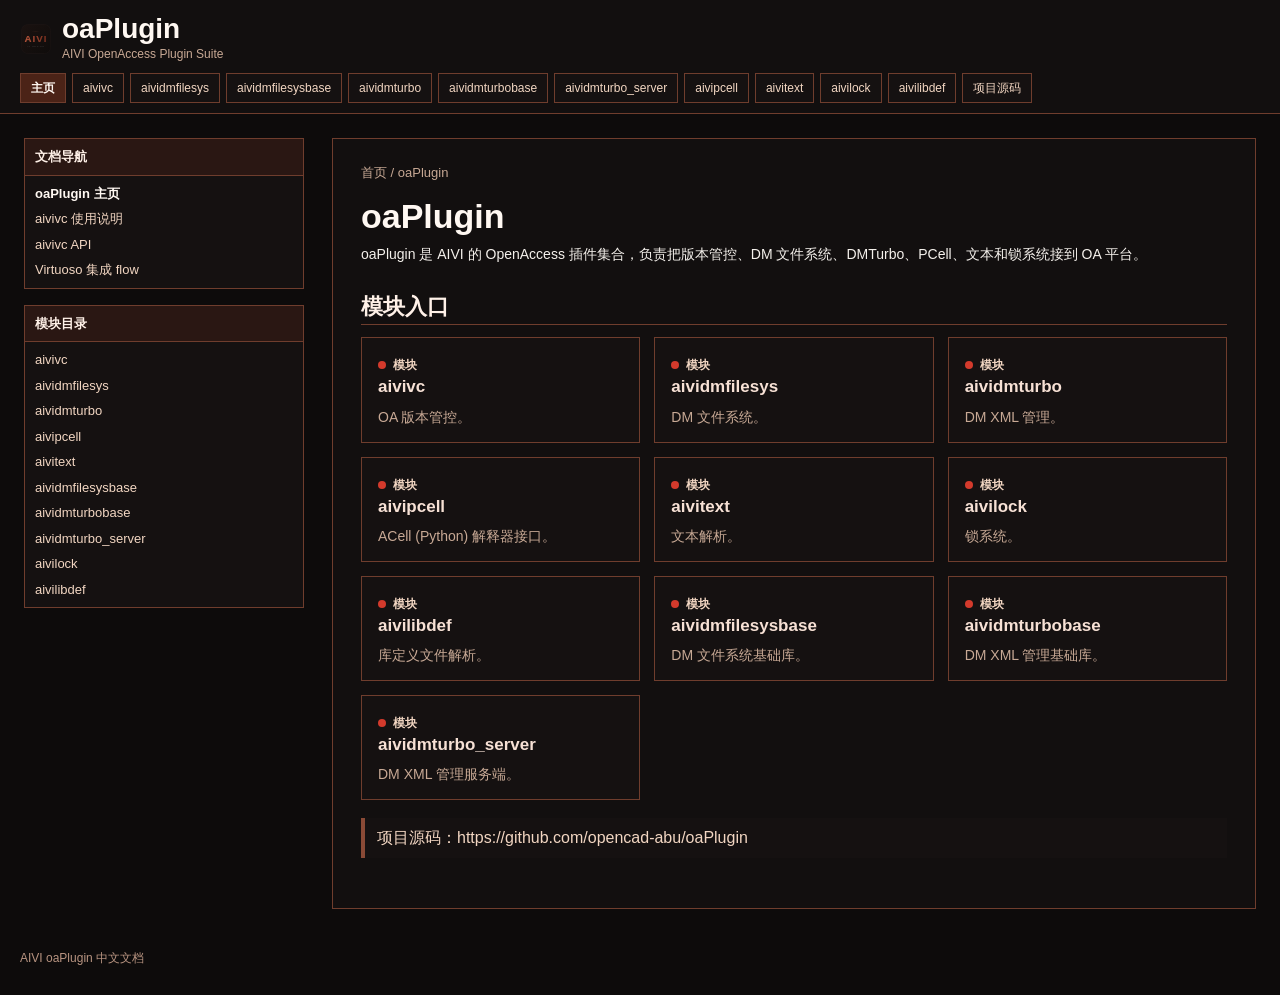
<file: index.html>
<!doctype html>
<html lang="zh-CN">
<head>
  <meta charset="utf-8">
  <meta name="viewport" content="width=device-width, initial-scale=1">
  <title>oaPlugin 中文文档 | AIVI</title>
  <link rel="stylesheet" href="assets/styles.css">
</head>
<body>
  <header class="topbar">
    <div class="topbar-inner">
      <a class="brand" href="index.html">
        <img src="assets/aivi.svg" alt="AIVI oaPlugin">
        <span><strong>oaPlugin</strong><small>AIVI OpenAccess Plugin Suite</small></span>
      </a>
      <nav class="tabs module-tabs" aria-label="模块入口">
        <a class="tab active" href="index.html" aria-current="page">主页</a>
        <a class="tab" href="aivivc.html">aivivc</a>
        <a class="tab" href="aividmfilesys.html">aividmfilesys</a>
        <a class="tab" href="aividmfilesysbase.html">aividmfilesysbase</a>
        <a class="tab" href="aividmturbo.html">aividmturbo</a>
        <a class="tab" href="aividmturbobase.html">aividmturbobase</a>
        <a class="tab" href="aividmturbo_server.html">aividmturbo_server</a>
        <a class="tab" href="aivipcell.html">aivipcell</a>
        <a class="tab" href="aivitext.html">aivitext</a>
        <a class="tab" href="aivilock.html">aivilock</a>
        <a class="tab" href="aivilibdef.html">aivilibdef</a>
        <a class="tab" href="https://github.com/opencad-abu/oaPlugin" target="_blank" rel="noopener noreferrer">项目源码</a>
      </nav>
    </div>
  </header>

  <div class="layout">
    <aside class="sidebar">
      <div class="sidebar-panel">
        <div class="sidebar-title">文档导航</div>
        <div class="sidebar-body">
          <ul>
            <li><a class="active-link" href="index.html">oaPlugin 主页</a></li>
            <li><a href="aivivc.html">aivivc 使用说明</a></li>
            <li><a href="api.html">aivivc API</a></li>
            <li><a href="integration.html">Virtuoso 集成 flow</a></li>
          </ul>
        </div>
      </div>

      <div class="sidebar-panel">
        <div class="sidebar-title">模块目录</div>
        <div class="sidebar-body">
          <ul>
            <li><a href="aivivc.html">aivivc</a></li>
            <li><a href="aividmfilesys.html">aividmfilesys</a></li>
            <li><a href="aividmturbo.html">aividmturbo</a></li>
            <li><a href="aivipcell.html">aivipcell</a></li>
            <li><a href="aivitext.html">aivitext</a></li>
            <li><a href="aividmfilesysbase.html">aividmfilesysbase</a></li>
            <li><a href="aividmturbobase.html">aividmturbobase</a></li>
            <li><a href="aividmturbo_server.html">aividmturbo_server</a></li>
            <li><a href="aivilock.html">aivilock</a></li>
            <li><a href="aivilibdef.html">aivilibdef</a></li>
          </ul>
        </div>
      </div>
    </aside>

    <main class="content">
      <article class="doc">
        <div class="crumbs">首页 / oaPlugin</div>
        <h1>oaPlugin</h1>
        <p class="lead">
          oaPlugin 是 AIVI 的 OpenAccess 插件集合，负责把版本管控、DM 文件系统、DMTurbo、PCell、文本和锁系统接到 OA 平台。
        </p>

        <h2>模块入口</h2>
        <div class="summary-grid">
          <a class="summary-card link-card" href="aivivc.html">
            <span class="status-dot">模块</span>
            <h3>aivivc</h3>
            <p>OA 版本管控。</p>
          </a>
          <a class="summary-card link-card" href="aividmfilesys.html">
            <span class="status-dot">模块</span>
            <h3>aividmfilesys</h3>
            <p>DM 文件系统。</p>
          </a>
          <a class="summary-card link-card" href="aividmturbo.html">
            <span class="status-dot">模块</span>
            <h3>aividmturbo</h3>
            <p>DM XML 管理。</p>
          </a>
          <a class="summary-card link-card" href="aivipcell.html">
            <span class="status-dot">模块</span>
            <h3>aivipcell</h3>
            <p>ACell (Python) 解释器接口。</p>
          </a>
          <a class="summary-card link-card" href="aivitext.html">
            <span class="status-dot">模块</span>
            <h3>aivitext</h3>
            <p>文本解析。</p>
          </a>
          <a class="summary-card link-card" href="aivilock.html">
            <span class="status-dot">模块</span>
            <h3>aivilock</h3>
            <p>锁系统。</p>
          </a>
          <a class="summary-card link-card" href="aivilibdef.html">
            <span class="status-dot">模块</span>
            <h3>aivilibdef</h3>
            <p>库定义文件解析。</p>
          </a>
          <a class="summary-card link-card" href="aividmfilesysbase.html">
            <span class="status-dot">模块</span>
            <h3>aividmfilesysbase</h3>
            <p>DM 文件系统基础库。</p>
          </a>
          <a class="summary-card link-card" href="aividmturbobase.html">
            <span class="status-dot">模块</span>
            <h3>aividmturbobase</h3>
            <p>DM XML 管理基础库。</p>
          </a>
          <a class="summary-card link-card" href="aividmturbo_server.html">
            <span class="status-dot">模块</span>
            <h3>aividmturbo_server</h3>
            <p>DM XML 管理服务端。</p>
          </a>
        </div>

        <div class="note">
          项目源码：<a href="https://github.com/opencad-abu/oaPlugin" target="_blank" rel="noopener noreferrer">https://github.com/opencad-abu/oaPlugin</a>
        </div>
      </article>
    </main>
  </div>

  <footer class="footer">AIVI oaPlugin 中文文档</footer>
</body>
</html>
</file>
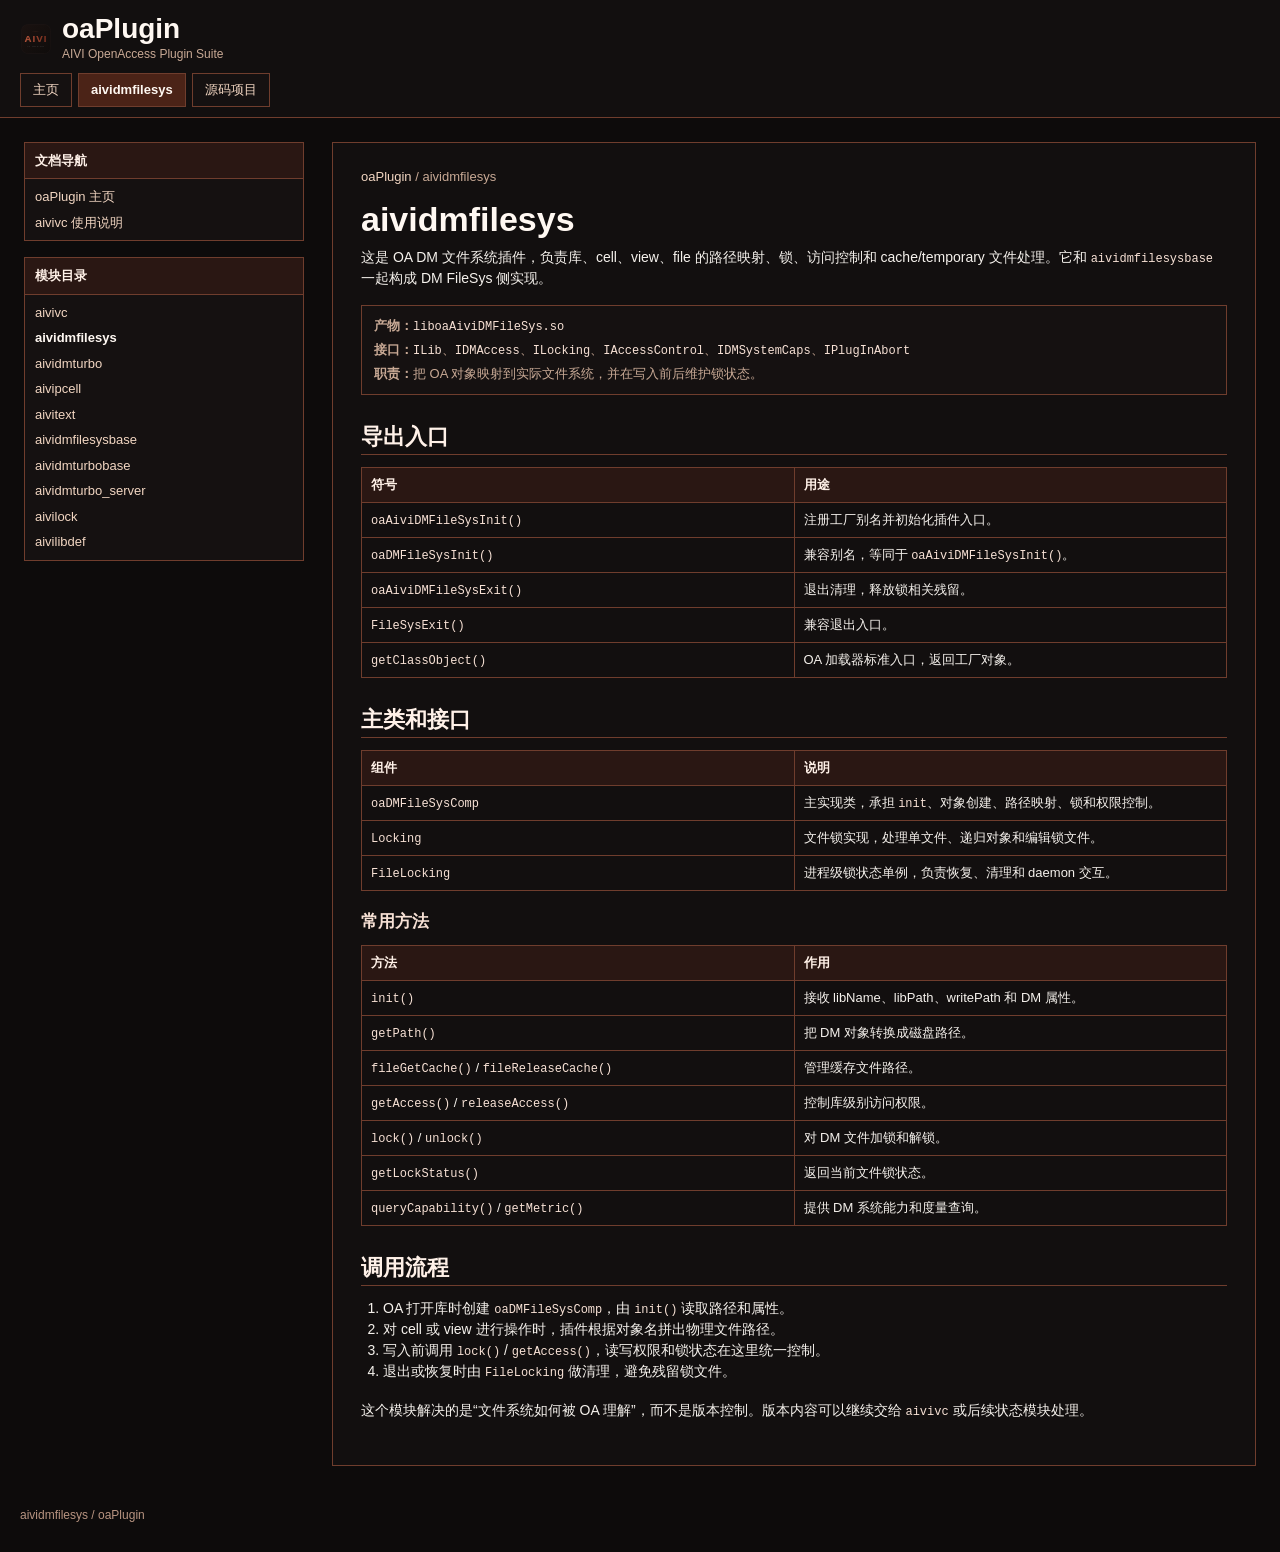
<file: aividmfilesys.html>
<!doctype html>
<html lang="zh-CN">
<head>
  <meta charset="utf-8">
  <meta name="viewport" content="width=device-width, initial-scale=1">
  <title>aividmfilesys 模块说明 | oaPlugin</title>
  <link rel="stylesheet" href="assets/styles.css">
</head>
<body>
  <header class="topbar">
    <div class="topbar-inner">
      <a class="brand" href="index.html">
        <img src="assets/aivi.svg" alt="AIVI oaPlugin">
        <span><strong>oaPlugin</strong><small>AIVI OpenAccess Plugin Suite</small></span>
      </a>
      <nav class="tabs" aria-label="主导航">
        <a class="tab" href="index.html">主页</a>
        <a class="tab active" href="aividmfilesys.html" aria-current="page">aividmfilesys</a>
        <a class="tab" href="https://github.com/opencad-abu/oaPlugin" target="_blank" rel="noopener noreferrer">源码项目</a>
      </nav>
    </div>
  </header>

  <div class="layout">
    <aside class="sidebar">
      <div class="sidebar-panel">
        <div class="sidebar-title">文档导航</div>
        <div class="sidebar-body">
          <ul>
            <li><a href="index.html">oaPlugin 主页</a></li>
            <li><a href="aivivc.html">aivivc 使用说明</a></li>
          </ul>
        </div>
      </div>
      <div class="sidebar-panel">
        <div class="sidebar-title">模块目录</div>
        <div class="sidebar-body">
          <ul>
            <li><a href="aivivc.html">aivivc</a></li>
            <li><a class="active-link" href="aividmfilesys.html">aividmfilesys</a></li>
            <li><a href="aividmturbo.html">aividmturbo</a></li>
            <li><a href="aivipcell.html">aivipcell</a></li>
            <li><a href="aivitext.html">aivitext</a></li>
            <li><a href="aividmfilesysbase.html">aividmfilesysbase</a></li>
            <li><a href="aividmturbobase.html">aividmturbobase</a></li>
            <li><a href="aividmturbo_server.html">aividmturbo_server</a></li>
            <li><a href="aivilock.html">aivilock</a></li>
            <li><a href="aivilibdef.html">aivilibdef</a></li>
          </ul>
        </div>
      </div>
    </aside>

    <main class="content">
      <article class="doc">
        <div class="crumbs"><a href="index.html">oaPlugin</a> / aividmfilesys</div>
        <h1>aividmfilesys</h1>
        <p class="lead">
          这是 OA DM 文件系统插件，负责库、cell、view、file 的路径映射、锁、访问控制和 cache/temporary 文件处理。它和 <code>aividmfilesysbase</code> 一起构成 DM FileSys 侧实现。
        </p>

        <div class="meta">
          <div><strong>产物：</strong><code>liboaAiviDMFileSys.so</code></div>
          <div><strong>接口：</strong><code>ILib</code>、<code>IDMAccess</code>、<code>ILocking</code>、<code>IAccessControl</code>、<code>IDMSystemCaps</code>、<code>IPlugInAbort</code></div>
          <div><strong>职责：</strong>把 OA 对象映射到实际文件系统，并在写入前后维护锁状态。</div>
        </div>

        <h2>导出入口</h2>
        <table>
          <thead>
            <tr><th>符号</th><th>用途</th></tr>
          </thead>
          <tbody>
            <tr><td><code>oaAiviDMFileSysInit()</code></td><td>注册工厂别名并初始化插件入口。</td></tr>
            <tr><td><code>oaDMFileSysInit()</code></td><td>兼容别名，等同于 <code>oaAiviDMFileSysInit()</code>。</td></tr>
            <tr><td><code>oaAiviDMFileSysExit()</code></td><td>退出清理，释放锁相关残留。</td></tr>
            <tr><td><code>FileSysExit()</code></td><td>兼容退出入口。</td></tr>
            <tr><td><code>getClassObject()</code></td><td>OA 加载器标准入口，返回工厂对象。</td></tr>
          </tbody>
        </table>

        <h2>主类和接口</h2>
        <table>
          <thead>
            <tr><th>组件</th><th>说明</th></tr>
          </thead>
          <tbody>
            <tr><td><code>oaDMFileSysComp</code></td><td>主实现类，承担 <code>init</code>、对象创建、路径映射、锁和权限控制。</td></tr>
            <tr><td><code>Locking</code></td><td>文件锁实现，处理单文件、递归对象和编辑锁文件。</td></tr>
            <tr><td><code>FileLocking</code></td><td>进程级锁状态单例，负责恢复、清理和 daemon 交互。</td></tr>
          </tbody>
        </table>

        <h3>常用方法</h3>
        <table>
          <thead>
            <tr><th>方法</th><th>作用</th></tr>
          </thead>
          <tbody>
            <tr><td><code>init()</code></td><td>接收 libName、libPath、writePath 和 DM 属性。</td></tr>
            <tr><td><code>getPath()</code></td><td>把 DM 对象转换成磁盘路径。</td></tr>
            <tr><td><code>fileGetCache()</code> / <code>fileReleaseCache()</code></td><td>管理缓存文件路径。</td></tr>
            <tr><td><code>getAccess()</code> / <code>releaseAccess()</code></td><td>控制库级别访问权限。</td></tr>
            <tr><td><code>lock()</code> / <code>unlock()</code></td><td>对 DM 文件加锁和解锁。</td></tr>
            <tr><td><code>getLockStatus()</code></td><td>返回当前文件锁状态。</td></tr>
            <tr><td><code>queryCapability()</code> / <code>getMetric()</code></td><td>提供 DM 系统能力和度量查询。</td></tr>
          </tbody>
        </table>

        <h2>调用流程</h2>
        <ol>
          <li>OA 打开库时创建 <code>oaDMFileSysComp</code>，由 <code>init()</code> 读取路径和属性。</li>
          <li>对 cell 或 view 进行操作时，插件根据对象名拼出物理文件路径。</li>
          <li>写入前调用 <code>lock()</code> / <code>getAccess()</code>，读写权限和锁状态在这里统一控制。</li>
          <li>退出或恢复时由 <code>FileLocking</code> 做清理，避免残留锁文件。</li>
        </ol>

        <p>
          这个模块解决的是“文件系统如何被 OA 理解”，而不是版本控制。版本内容可以继续交给 <code>aivivc</code> 或后续状态模块处理。
        </p>
      </article>
    </main>
  </div>

  <footer class="footer">aividmfilesys / oaPlugin</footer>
</body>
</html>
</file>
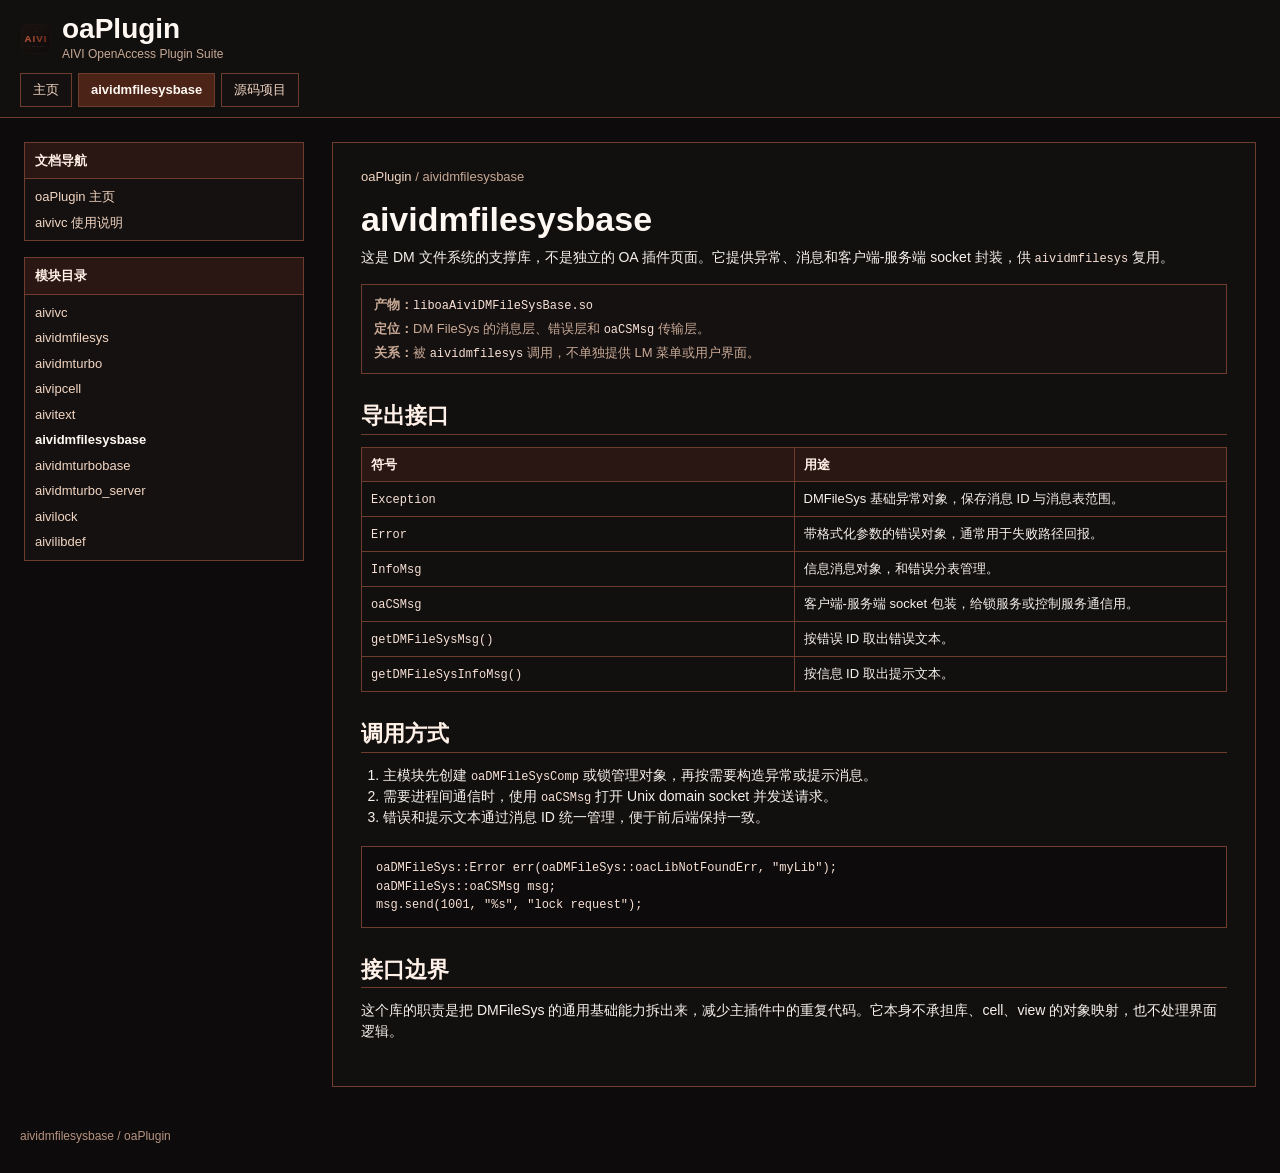
<file: aividmfilesysbase.html>
<!doctype html>
<html lang="zh-CN">
<head>
  <meta charset="utf-8">
  <meta name="viewport" content="width=device-width, initial-scale=1">
  <title>aividmfilesysbase 支撑库 | oaPlugin</title>
  <link rel="stylesheet" href="assets/styles.css">
</head>
<body>
  <header class="topbar">
    <div class="topbar-inner">
      <a class="brand" href="index.html">
        <img src="assets/aivi.svg" alt="AIVI oaPlugin">
        <span><strong>oaPlugin</strong><small>AIVI OpenAccess Plugin Suite</small></span>
      </a>
      <nav class="tabs" aria-label="主导航">
        <a class="tab" href="index.html">主页</a>
        <a class="tab active" href="aividmfilesysbase.html" aria-current="page">aividmfilesysbase</a>
        <a class="tab" href="https://github.com/opencad-abu/oaPlugin" target="_blank" rel="noopener noreferrer">源码项目</a>
      </nav>
    </div>
  </header>

  <div class="layout">
    <aside class="sidebar">
      <div class="sidebar-panel">
        <div class="sidebar-title">文档导航</div>
        <div class="sidebar-body">
          <ul>
            <li><a href="index.html">oaPlugin 主页</a></li>
            <li><a href="aivivc.html">aivivc 使用说明</a></li>
          </ul>
        </div>
      </div>
      <div class="sidebar-panel">
        <div class="sidebar-title">模块目录</div>
        <div class="sidebar-body">
          <ul>
            <li><a href="aivivc.html">aivivc</a></li>
            <li><a href="aividmfilesys.html">aividmfilesys</a></li>
            <li><a href="aividmturbo.html">aividmturbo</a></li>
            <li><a href="aivipcell.html">aivipcell</a></li>
            <li><a href="aivitext.html">aivitext</a></li>
            <li><a class="active-link" href="aividmfilesysbase.html">aividmfilesysbase</a></li>
            <li><a href="aividmturbobase.html">aividmturbobase</a></li>
            <li><a href="aividmturbo_server.html">aividmturbo_server</a></li>
            <li><a href="aivilock.html">aivilock</a></li>
            <li><a href="aivilibdef.html">aivilibdef</a></li>
          </ul>
        </div>
      </div>
    </aside>

    <main class="content">
      <article class="doc">
        <div class="crumbs"><a href="index.html">oaPlugin</a> / aividmfilesysbase</div>
        <h1>aividmfilesysbase</h1>
        <p class="lead">
          这是 DM 文件系统的支撑库，不是独立的 OA 插件页面。它提供异常、消息和客户端-服务端 socket 封装，供 <code>aividmfilesys</code> 复用。
        </p>

        <div class="meta">
          <div><strong>产物：</strong><code>liboaAiviDMFileSysBase.so</code></div>
          <div><strong>定位：</strong>DM FileSys 的消息层、错误层和 <code>oaCSMsg</code> 传输层。</div>
          <div><strong>关系：</strong>被 <code>aividmfilesys</code> 调用，不单独提供 LM 菜单或用户界面。</div>
        </div>

        <h2>导出接口</h2>
        <table>
          <thead>
            <tr><th>符号</th><th>用途</th></tr>
          </thead>
          <tbody>
            <tr><td><code>Exception</code></td><td>DMFileSys 基础异常对象，保存消息 ID 与消息表范围。</td></tr>
            <tr><td><code>Error</code></td><td>带格式化参数的错误对象，通常用于失败路径回报。</td></tr>
            <tr><td><code>InfoMsg</code></td><td>信息消息对象，和错误分表管理。</td></tr>
            <tr><td><code>oaCSMsg</code></td><td>客户端-服务端 socket 包装，给锁服务或控制服务通信用。</td></tr>
            <tr><td><code>getDMFileSysMsg()</code></td><td>按错误 ID 取出错误文本。</td></tr>
            <tr><td><code>getDMFileSysInfoMsg()</code></td><td>按信息 ID 取出提示文本。</td></tr>
          </tbody>
        </table>

        <h2>调用方式</h2>
        <ol>
          <li>主模块先创建 <code>oaDMFileSysComp</code> 或锁管理对象，再按需要构造异常或提示消息。</li>
          <li>需要进程间通信时，使用 <code>oaCSMsg</code> 打开 Unix domain socket 并发送请求。</li>
          <li>错误和提示文本通过消息 ID 统一管理，便于前后端保持一致。</li>
        </ol>

        <pre><code>oaDMFileSys::Error err(oaDMFileSys::oacLibNotFoundErr, "myLib");
oaDMFileSys::oaCSMsg msg;
msg.send(1001, "%s", "lock request");</code></pre>

        <h2>接口边界</h2>
        <p>
          这个库的职责是把 DMFileSys 的通用基础能力拆出来，减少主插件中的重复代码。它本身不承担库、cell、view 的对象映射，也不处理界面逻辑。
        </p>
      </article>
    </main>
  </div>

  <footer class="footer">aividmfilesysbase / oaPlugin</footer>
</body>
</html>
</file>
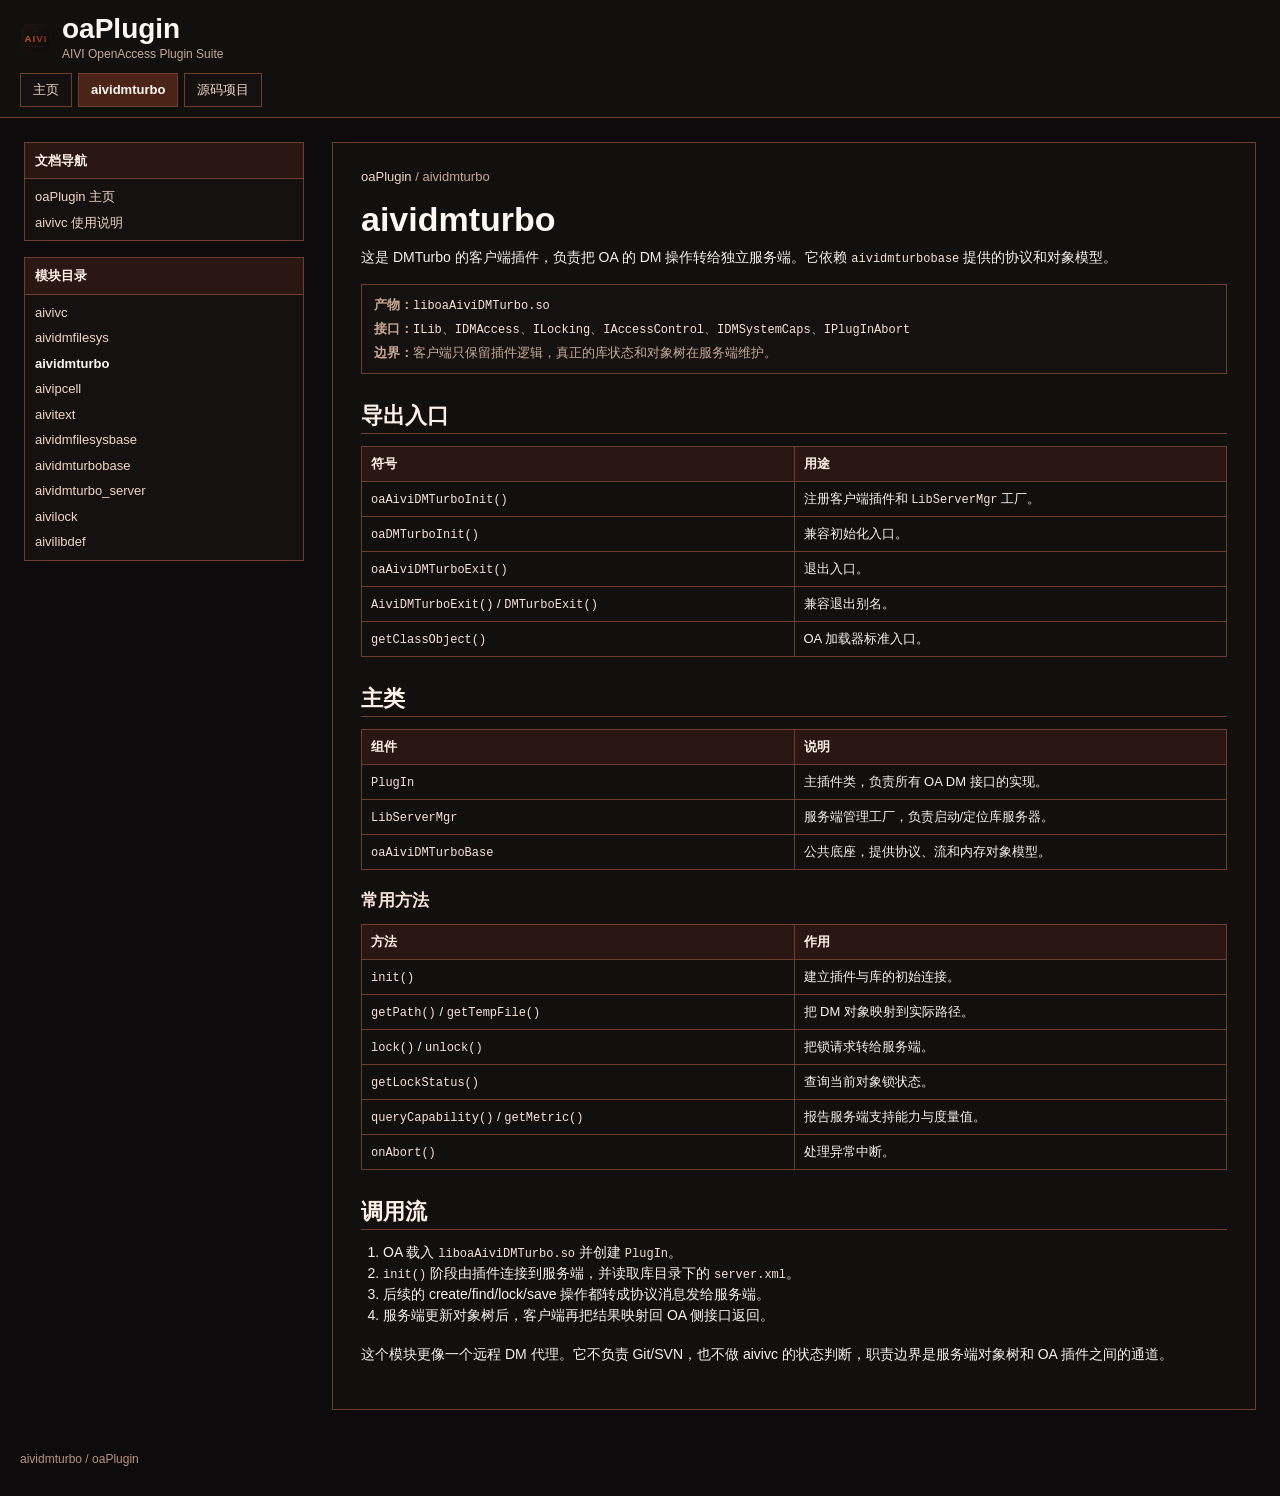
<file: aividmturbo.html>
<!doctype html>
<html lang="zh-CN">
<head>
  <meta charset="utf-8">
  <meta name="viewport" content="width=device-width, initial-scale=1">
  <title>aividmturbo 模块说明 | oaPlugin</title>
  <link rel="stylesheet" href="assets/styles.css">
</head>
<body>
  <header class="topbar">
    <div class="topbar-inner">
      <a class="brand" href="index.html">
        <img src="assets/aivi.svg" alt="AIVI oaPlugin">
        <span><strong>oaPlugin</strong><small>AIVI OpenAccess Plugin Suite</small></span>
      </a>
      <nav class="tabs" aria-label="主导航">
        <a class="tab" href="index.html">主页</a>
        <a class="tab active" href="aividmturbo.html" aria-current="page">aividmturbo</a>
        <a class="tab" href="https://github.com/opencad-abu/oaPlugin" target="_blank" rel="noopener noreferrer">源码项目</a>
      </nav>
    </div>
  </header>

  <div class="layout">
    <aside class="sidebar">
      <div class="sidebar-panel">
        <div class="sidebar-title">文档导航</div>
        <div class="sidebar-body">
          <ul>
            <li><a href="index.html">oaPlugin 主页</a></li>
            <li><a href="aivivc.html">aivivc 使用说明</a></li>
          </ul>
        </div>
      </div>
      <div class="sidebar-panel">
        <div class="sidebar-title">模块目录</div>
        <div class="sidebar-body">
          <ul>
            <li><a href="aivivc.html">aivivc</a></li>
            <li><a href="aividmfilesys.html">aividmfilesys</a></li>
            <li><a class="active-link" href="aividmturbo.html">aividmturbo</a></li>
            <li><a href="aivipcell.html">aivipcell</a></li>
            <li><a href="aivitext.html">aivitext</a></li>
            <li><a href="aividmfilesysbase.html">aividmfilesysbase</a></li>
            <li><a href="aividmturbobase.html">aividmturbobase</a></li>
            <li><a href="aividmturbo_server.html">aividmturbo_server</a></li>
            <li><a href="aivilock.html">aivilock</a></li>
            <li><a href="aivilibdef.html">aivilibdef</a></li>
          </ul>
        </div>
      </div>
    </aside>

    <main class="content">
      <article class="doc">
        <div class="crumbs"><a href="index.html">oaPlugin</a> / aividmturbo</div>
        <h1>aividmturbo</h1>
        <p class="lead">
          这是 DMTurbo 的客户端插件，负责把 OA 的 DM 操作转给独立服务端。它依赖 <code>aividmturbobase</code> 提供的协议和对象模型。
        </p>

        <div class="meta">
          <div><strong>产物：</strong><code>liboaAiviDMTurbo.so</code></div>
          <div><strong>接口：</strong><code>ILib</code>、<code>IDMAccess</code>、<code>ILocking</code>、<code>IAccessControl</code>、<code>IDMSystemCaps</code>、<code>IPlugInAbort</code></div>
          <div><strong>边界：</strong>客户端只保留插件逻辑，真正的库状态和对象树在服务端维护。</div>
        </div>

        <h2>导出入口</h2>
        <table>
          <thead>
            <tr><th>符号</th><th>用途</th></tr>
          </thead>
          <tbody>
            <tr><td><code>oaAiviDMTurboInit()</code></td><td>注册客户端插件和 <code>LibServerMgr</code> 工厂。</td></tr>
            <tr><td><code>oaDMTurboInit()</code></td><td>兼容初始化入口。</td></tr>
            <tr><td><code>oaAiviDMTurboExit()</code></td><td>退出入口。</td></tr>
            <tr><td><code>AiviDMTurboExit()</code> / <code>DMTurboExit()</code></td><td>兼容退出别名。</td></tr>
            <tr><td><code>getClassObject()</code></td><td>OA 加载器标准入口。</td></tr>
          </tbody>
        </table>

        <h2>主类</h2>
        <table>
          <thead>
            <tr><th>组件</th><th>说明</th></tr>
          </thead>
          <tbody>
            <tr><td><code>PlugIn</code></td><td>主插件类，负责所有 OA DM 接口的实现。</td></tr>
            <tr><td><code>LibServerMgr</code></td><td>服务端管理工厂，负责启动/定位库服务器。</td></tr>
            <tr><td><code>oaAiviDMTurboBase</code></td><td>公共底座，提供协议、流和内存对象模型。</td></tr>
          </tbody>
        </table>

        <h3>常用方法</h3>
        <table>
          <thead>
            <tr><th>方法</th><th>作用</th></tr>
          </thead>
          <tbody>
            <tr><td><code>init()</code></td><td>建立插件与库的初始连接。</td></tr>
            <tr><td><code>getPath()</code> / <code>getTempFile()</code></td><td>把 DM 对象映射到实际路径。</td></tr>
            <tr><td><code>lock()</code> / <code>unlock()</code></td><td>把锁请求转给服务端。</td></tr>
            <tr><td><code>getLockStatus()</code></td><td>查询当前对象锁状态。</td></tr>
            <tr><td><code>queryCapability()</code> / <code>getMetric()</code></td><td>报告服务端支持能力与度量值。</td></tr>
            <tr><td><code>onAbort()</code></td><td>处理异常中断。</td></tr>
          </tbody>
        </table>

        <h2>调用流</h2>
        <ol>
          <li>OA 载入 <code>liboaAiviDMTurbo.so</code> 并创建 <code>PlugIn</code>。</li>
          <li><code>init()</code> 阶段由插件连接到服务端，并读取库目录下的 <code>server.xml</code>。</li>
          <li>后续的 create/find/lock/save 操作都转成协议消息发给服务端。</li>
          <li>服务端更新对象树后，客户端再把结果映射回 OA 侧接口返回。</li>
        </ol>

        <p>
          这个模块更像一个远程 DM 代理。它不负责 Git/SVN，也不做 aivivc 的状态判断，职责边界是服务端对象树和 OA 插件之间的通道。
        </p>
      </article>
    </main>
  </div>

  <footer class="footer">aividmturbo / oaPlugin</footer>
</body>
</html>
</file>
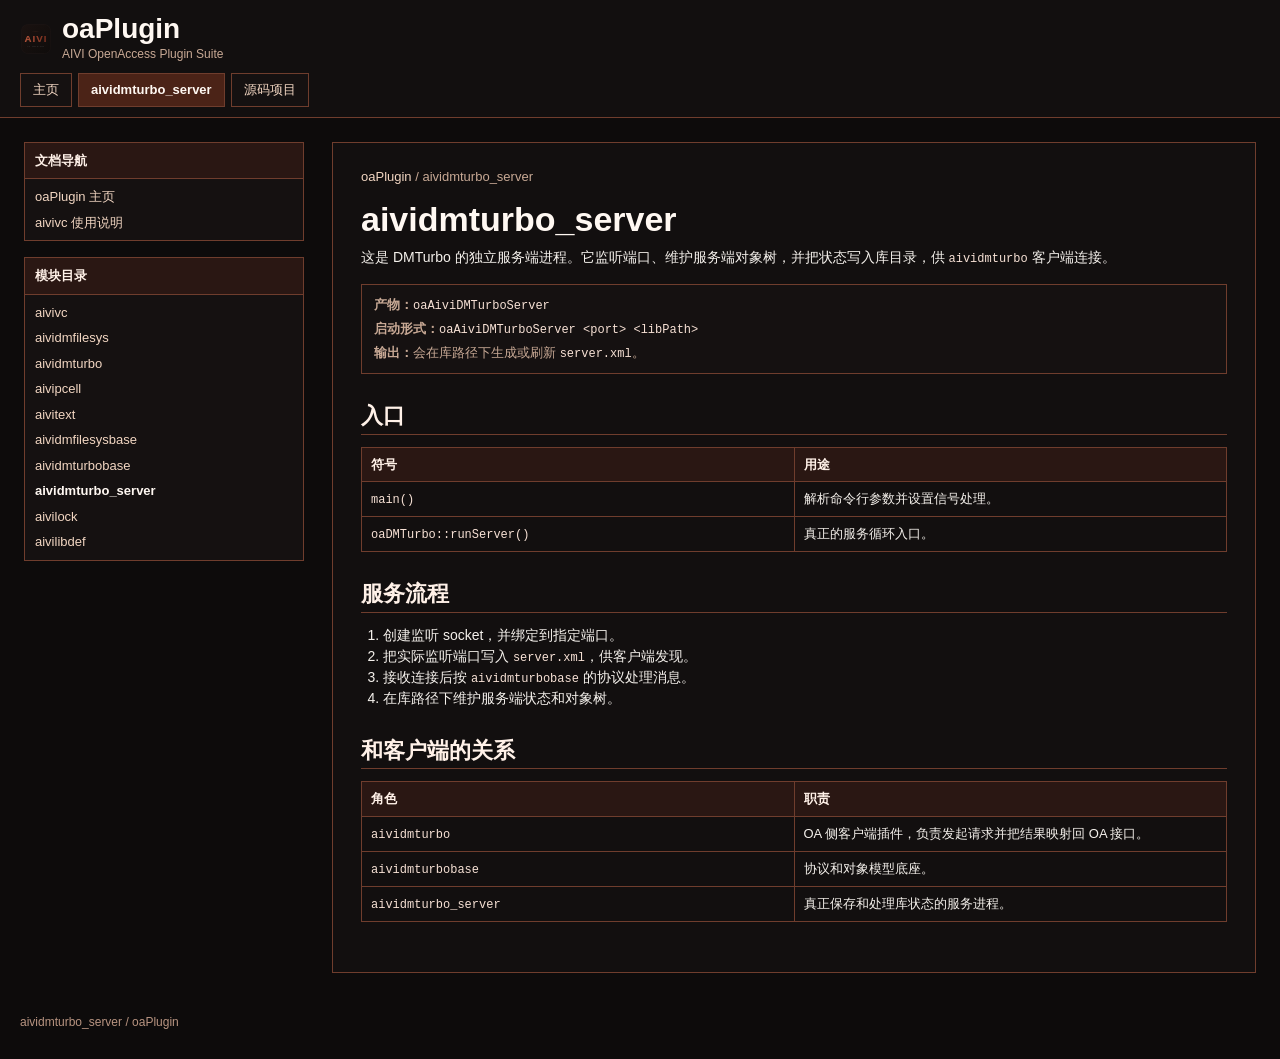
<file: aividmturbo_server.html>
<!doctype html>
<html lang="zh-CN">
<head>
  <meta charset="utf-8">
  <meta name="viewport" content="width=device-width, initial-scale=1">
  <title>aividmturbo_server 服务端 | oaPlugin</title>
  <link rel="stylesheet" href="assets/styles.css">
</head>
<body>
  <header class="topbar">
    <div class="topbar-inner">
      <a class="brand" href="index.html">
        <img src="assets/aivi.svg" alt="AIVI oaPlugin">
        <span><strong>oaPlugin</strong><small>AIVI OpenAccess Plugin Suite</small></span>
      </a>
      <nav class="tabs" aria-label="主导航">
        <a class="tab" href="index.html">主页</a>
        <a class="tab active" href="aividmturbo_server.html" aria-current="page">aividmturbo_server</a>
        <a class="tab" href="https://github.com/opencad-abu/oaPlugin" target="_blank" rel="noopener noreferrer">源码项目</a>
      </nav>
    </div>
  </header>

  <div class="layout">
    <aside class="sidebar">
      <div class="sidebar-panel">
        <div class="sidebar-title">文档导航</div>
        <div class="sidebar-body">
          <ul>
            <li><a href="index.html">oaPlugin 主页</a></li>
            <li><a href="aivivc.html">aivivc 使用说明</a></li>
          </ul>
        </div>
      </div>
      <div class="sidebar-panel">
        <div class="sidebar-title">模块目录</div>
        <div class="sidebar-body">
          <ul>
            <li><a href="aivivc.html">aivivc</a></li>
            <li><a href="aividmfilesys.html">aividmfilesys</a></li>
            <li><a href="aividmturbo.html">aividmturbo</a></li>
            <li><a href="aivipcell.html">aivipcell</a></li>
            <li><a href="aivitext.html">aivitext</a></li>
            <li><a href="aividmfilesysbase.html">aividmfilesysbase</a></li>
            <li><a href="aividmturbobase.html">aividmturbobase</a></li>
            <li><a class="active-link" href="aividmturbo_server.html">aividmturbo_server</a></li>
            <li><a href="aivilock.html">aivilock</a></li>
            <li><a href="aivilibdef.html">aivilibdef</a></li>
          </ul>
        </div>
      </div>
    </aside>

    <main class="content">
      <article class="doc">
        <div class="crumbs"><a href="index.html">oaPlugin</a> / aividmturbo_server</div>
        <h1>aividmturbo_server</h1>
        <p class="lead">
          这是 DMTurbo 的独立服务端进程。它监听端口、维护服务端对象树，并把状态写入库目录，供 <code>aividmturbo</code> 客户端连接。
        </p>

        <div class="meta">
          <div><strong>产物：</strong><code>oaAiviDMTurboServer</code></div>
          <div><strong>启动形式：</strong><code>oaAiviDMTurboServer &lt;port&gt; &lt;libPath&gt;</code></div>
          <div><strong>输出：</strong>会在库路径下生成或刷新 <code>server.xml</code>。</div>
        </div>

        <h2>入口</h2>
        <table>
          <thead>
            <tr><th>符号</th><th>用途</th></tr>
          </thead>
          <tbody>
            <tr><td><code>main()</code></td><td>解析命令行参数并设置信号处理。</td></tr>
            <tr><td><code>oaDMTurbo::runServer()</code></td><td>真正的服务循环入口。</td></tr>
          </tbody>
        </table>

        <h2>服务流程</h2>
        <ol>
          <li>创建监听 socket，并绑定到指定端口。</li>
          <li>把实际监听端口写入 <code>server.xml</code>，供客户端发现。</li>
          <li>接收连接后按 <code>aividmturbobase</code> 的协议处理消息。</li>
          <li>在库路径下维护服务端状态和对象树。</li>
        </ol>

        <h2>和客户端的关系</h2>
        <table>
          <thead>
            <tr><th>角色</th><th>职责</th></tr>
          </thead>
          <tbody>
            <tr><td><code>aividmturbo</code></td><td>OA 侧客户端插件，负责发起请求并把结果映射回 OA 接口。</td></tr>
            <tr><td><code>aividmturbobase</code></td><td>协议和对象模型底座。</td></tr>
            <tr><td><code>aividmturbo_server</code></td><td>真正保存和处理库状态的服务进程。</td></tr>
          </tbody>
        </table>
      </article>
    </main>
  </div>

  <footer class="footer">aividmturbo_server / oaPlugin</footer>
</body>
</html>
</file>
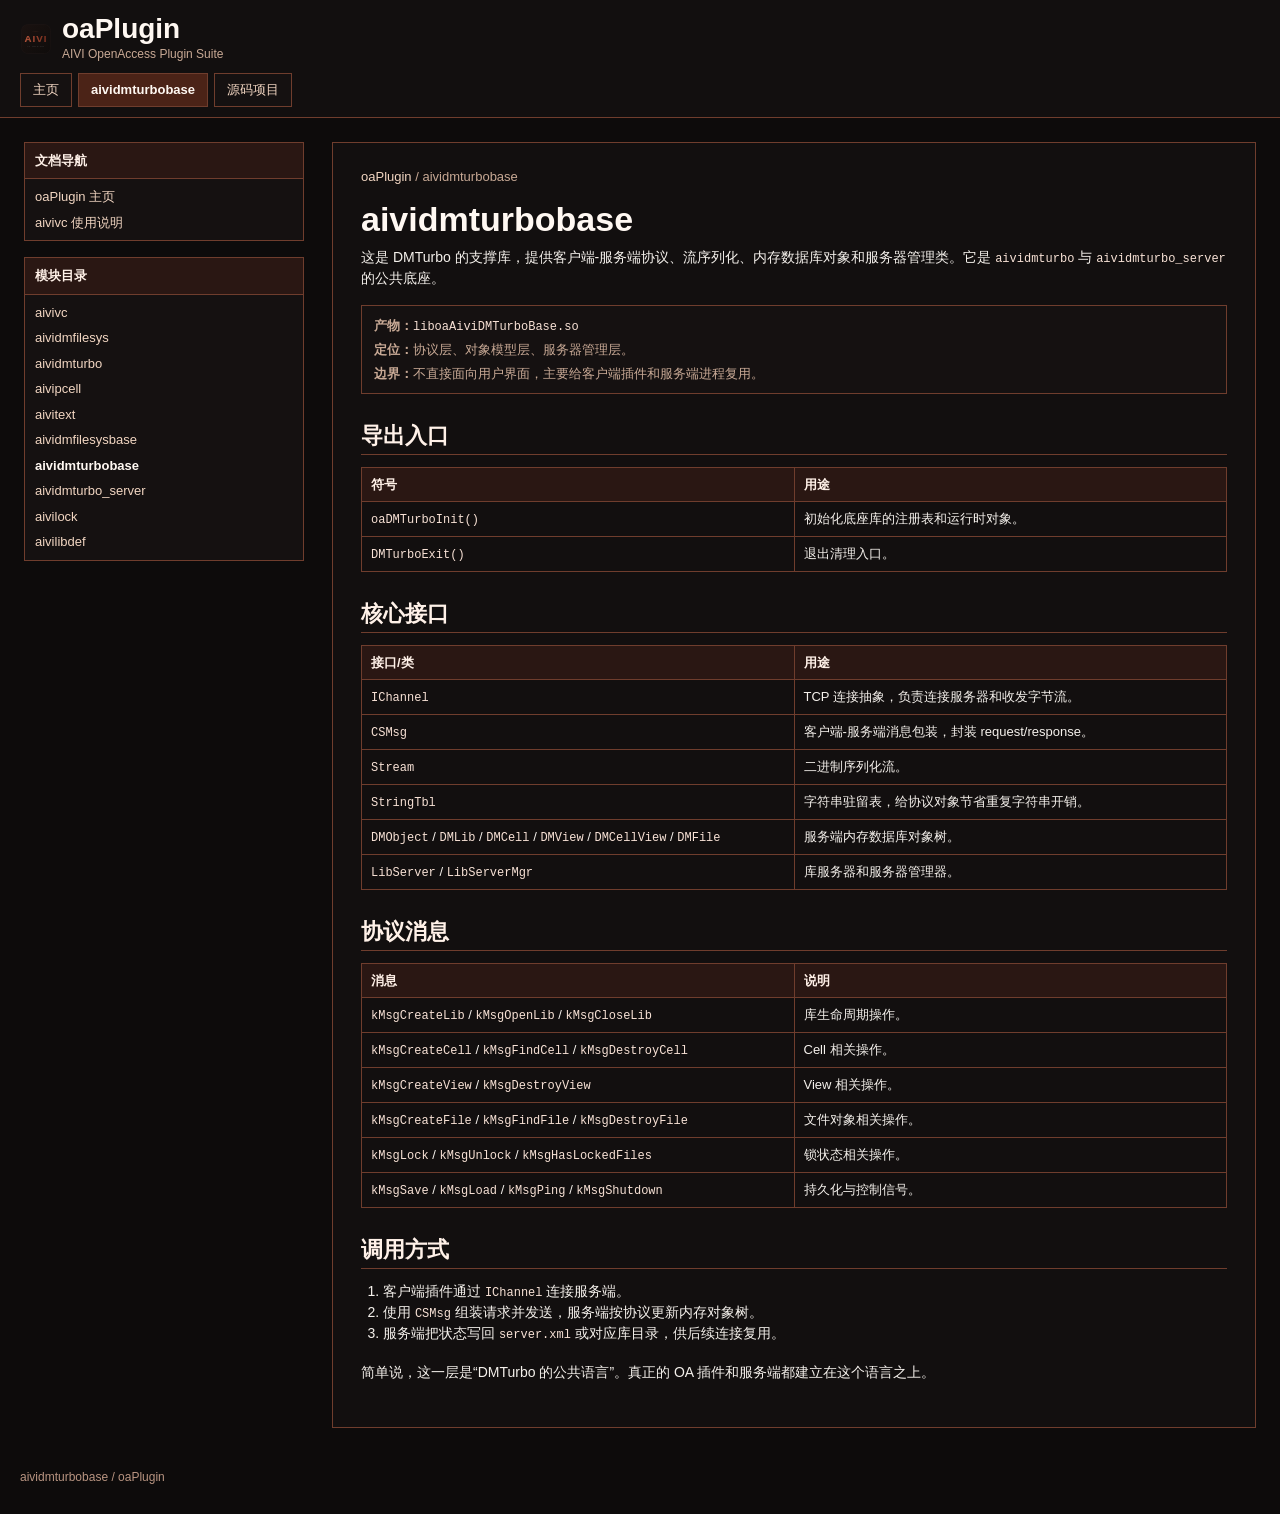
<file: aividmturbobase.html>
<!doctype html>
<html lang="zh-CN">
<head>
  <meta charset="utf-8">
  <meta name="viewport" content="width=device-width, initial-scale=1">
  <title>aividmturbobase 支撑库 | oaPlugin</title>
  <link rel="stylesheet" href="assets/styles.css">
</head>
<body>
  <header class="topbar">
    <div class="topbar-inner">
      <a class="brand" href="index.html">
        <img src="assets/aivi.svg" alt="AIVI oaPlugin">
        <span><strong>oaPlugin</strong><small>AIVI OpenAccess Plugin Suite</small></span>
      </a>
      <nav class="tabs" aria-label="主导航">
        <a class="tab" href="index.html">主页</a>
        <a class="tab active" href="aividmturbobase.html" aria-current="page">aividmturbobase</a>
        <a class="tab" href="https://github.com/opencad-abu/oaPlugin" target="_blank" rel="noopener noreferrer">源码项目</a>
      </nav>
    </div>
  </header>

  <div class="layout">
    <aside class="sidebar">
      <div class="sidebar-panel">
        <div class="sidebar-title">文档导航</div>
        <div class="sidebar-body">
          <ul>
            <li><a href="index.html">oaPlugin 主页</a></li>
            <li><a href="aivivc.html">aivivc 使用说明</a></li>
          </ul>
        </div>
      </div>
      <div class="sidebar-panel">
        <div class="sidebar-title">模块目录</div>
        <div class="sidebar-body">
          <ul>
            <li><a href="aivivc.html">aivivc</a></li>
            <li><a href="aividmfilesys.html">aividmfilesys</a></li>
            <li><a href="aividmturbo.html">aividmturbo</a></li>
            <li><a href="aivipcell.html">aivipcell</a></li>
            <li><a href="aivitext.html">aivitext</a></li>
            <li><a href="aividmfilesysbase.html">aividmfilesysbase</a></li>
            <li><a class="active-link" href="aividmturbobase.html">aividmturbobase</a></li>
            <li><a href="aividmturbo_server.html">aividmturbo_server</a></li>
            <li><a href="aivilock.html">aivilock</a></li>
            <li><a href="aivilibdef.html">aivilibdef</a></li>
          </ul>
        </div>
      </div>
    </aside>

    <main class="content">
      <article class="doc">
        <div class="crumbs"><a href="index.html">oaPlugin</a> / aividmturbobase</div>
        <h1>aividmturbobase</h1>
        <p class="lead">
          这是 DMTurbo 的支撑库，提供客户端-服务端协议、流序列化、内存数据库对象和服务器管理类。它是 <code>aividmturbo</code> 与 <code>aividmturbo_server</code> 的公共底座。
        </p>

        <div class="meta">
          <div><strong>产物：</strong><code>liboaAiviDMTurboBase.so</code></div>
          <div><strong>定位：</strong>协议层、对象模型层、服务器管理层。</div>
          <div><strong>边界：</strong>不直接面向用户界面，主要给客户端插件和服务端进程复用。</div>
        </div>

        <h2>导出入口</h2>
        <table>
          <thead>
            <tr><th>符号</th><th>用途</th></tr>
          </thead>
          <tbody>
            <tr><td><code>oaDMTurboInit()</code></td><td>初始化底座库的注册表和运行时对象。</td></tr>
            <tr><td><code>DMTurboExit()</code></td><td>退出清理入口。</td></tr>
          </tbody>
        </table>

        <h2>核心接口</h2>
        <table>
          <thead>
            <tr><th>接口/类</th><th>用途</th></tr>
          </thead>
          <tbody>
            <tr><td><code>IChannel</code></td><td>TCP 连接抽象，负责连接服务器和收发字节流。</td></tr>
            <tr><td><code>CSMsg</code></td><td>客户端-服务端消息包装，封装 request/response。</td></tr>
            <tr><td><code>Stream</code></td><td>二进制序列化流。</td></tr>
            <tr><td><code>StringTbl</code></td><td>字符串驻留表，给协议对象节省重复字符串开销。</td></tr>
            <tr><td><code>DMObject</code> / <code>DMLib</code> / <code>DMCell</code> / <code>DMView</code> / <code>DMCellView</code> / <code>DMFile</code></td><td>服务端内存数据库对象树。</td></tr>
            <tr><td><code>LibServer</code> / <code>LibServerMgr</code></td><td>库服务器和服务器管理器。</td></tr>
          </tbody>
        </table>

        <h2>协议消息</h2>
        <table>
          <thead>
            <tr><th>消息</th><th>说明</th></tr>
          </thead>
          <tbody>
            <tr><td><code>kMsgCreateLib</code> / <code>kMsgOpenLib</code> / <code>kMsgCloseLib</code></td><td>库生命周期操作。</td></tr>
            <tr><td><code>kMsgCreateCell</code> / <code>kMsgFindCell</code> / <code>kMsgDestroyCell</code></td><td>Cell 相关操作。</td></tr>
            <tr><td><code>kMsgCreateView</code> / <code>kMsgDestroyView</code></td><td>View 相关操作。</td></tr>
            <tr><td><code>kMsgCreateFile</code> / <code>kMsgFindFile</code> / <code>kMsgDestroyFile</code></td><td>文件对象相关操作。</td></tr>
            <tr><td><code>kMsgLock</code> / <code>kMsgUnlock</code> / <code>kMsgHasLockedFiles</code></td><td>锁状态相关操作。</td></tr>
            <tr><td><code>kMsgSave</code> / <code>kMsgLoad</code> / <code>kMsgPing</code> / <code>kMsgShutdown</code></td><td>持久化与控制信号。</td></tr>
          </tbody>
        </table>

        <h2>调用方式</h2>
        <ol>
          <li>客户端插件通过 <code>IChannel</code> 连接服务端。</li>
          <li>使用 <code>CSMsg</code> 组装请求并发送，服务端按协议更新内存对象树。</li>
          <li>服务端把状态写回 <code>server.xml</code> 或对应库目录，供后续连接复用。</li>
        </ol>

        <p>
          简单说，这一层是“DMTurbo 的公共语言”。真正的 OA 插件和服务端都建立在这个语言之上。
        </p>
      </article>
    </main>
  </div>

  <footer class="footer">aividmturbobase / oaPlugin</footer>
</body>
</html>
</file>
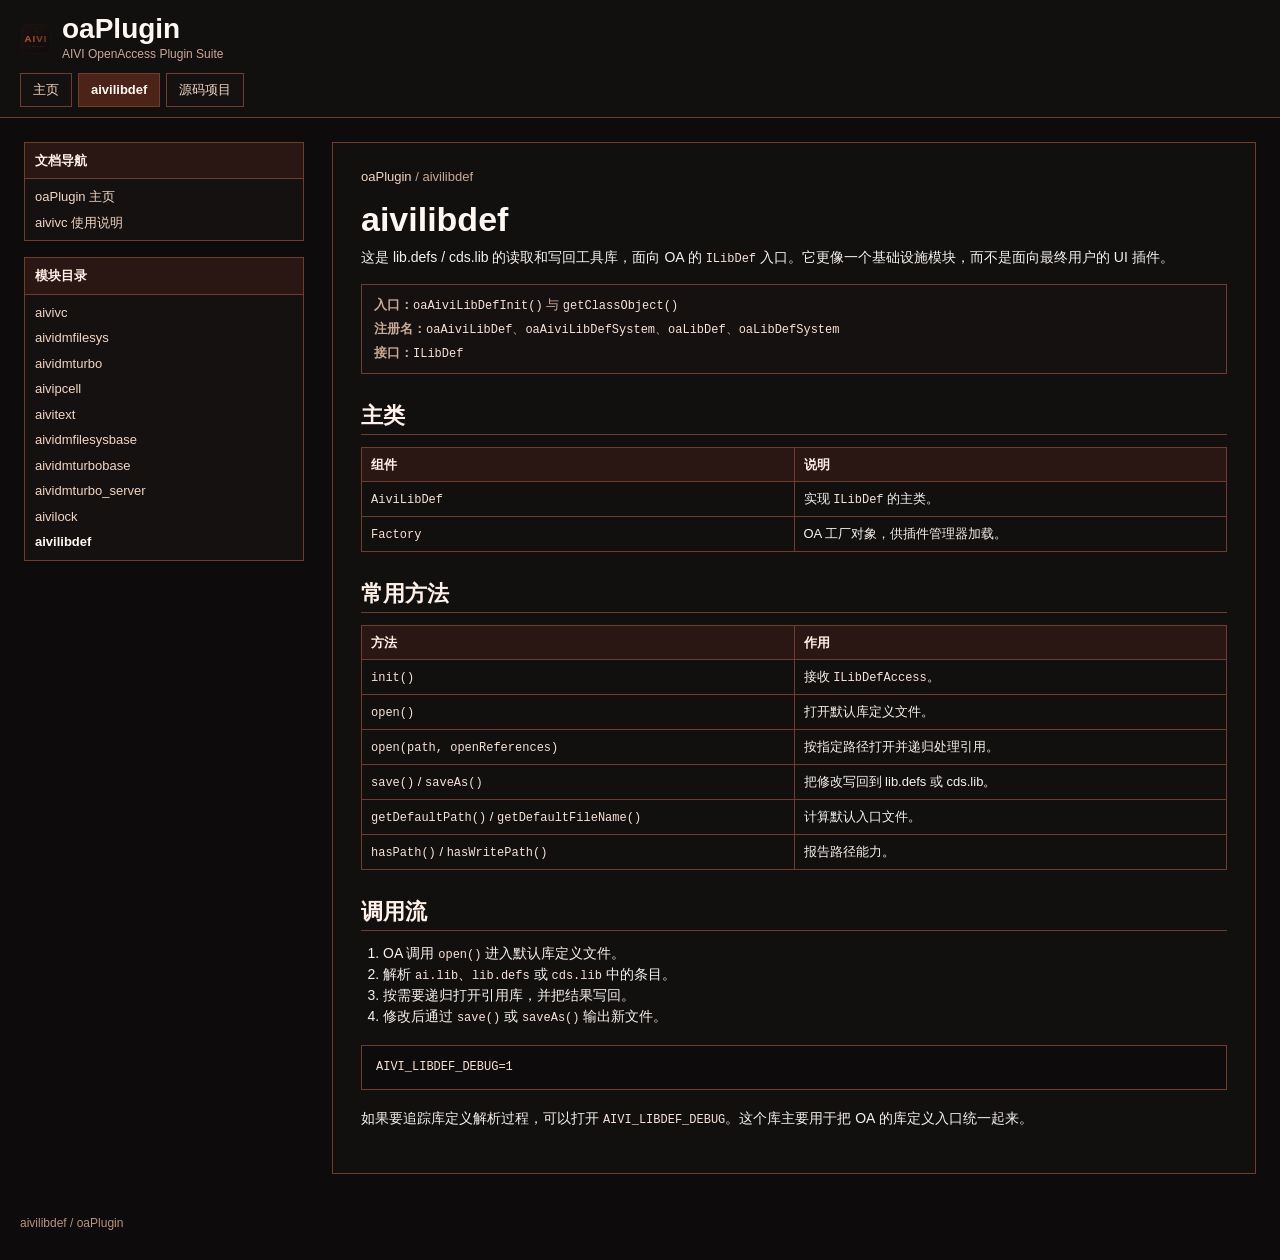
<file: aivilibdef.html>
<!doctype html>
<html lang="zh-CN">
<head>
  <meta charset="utf-8">
  <meta name="viewport" content="width=device-width, initial-scale=1">
  <title>aivilibdef 工具库 | oaPlugin</title>
  <link rel="stylesheet" href="assets/styles.css">
</head>
<body>
  <header class="topbar">
    <div class="topbar-inner">
      <a class="brand" href="index.html">
        <img src="assets/aivi.svg" alt="AIVI oaPlugin">
        <span><strong>oaPlugin</strong><small>AIVI OpenAccess Plugin Suite</small></span>
      </a>
      <nav class="tabs" aria-label="主导航">
        <a class="tab" href="index.html">主页</a>
        <a class="tab active" href="aivilibdef.html" aria-current="page">aivilibdef</a>
        <a class="tab" href="https://github.com/opencad-abu/oaPlugin" target="_blank" rel="noopener noreferrer">源码项目</a>
      </nav>
    </div>
  </header>

  <div class="layout">
    <aside class="sidebar">
      <div class="sidebar-panel">
        <div class="sidebar-title">文档导航</div>
        <div class="sidebar-body">
          <ul>
            <li><a href="index.html">oaPlugin 主页</a></li>
            <li><a href="aivivc.html">aivivc 使用说明</a></li>
          </ul>
        </div>
      </div>
      <div class="sidebar-panel">
        <div class="sidebar-title">模块目录</div>
        <div class="sidebar-body">
          <ul>
            <li><a href="aivivc.html">aivivc</a></li>
            <li><a href="aividmfilesys.html">aividmfilesys</a></li>
            <li><a href="aividmturbo.html">aividmturbo</a></li>
            <li><a href="aivipcell.html">aivipcell</a></li>
            <li><a href="aivitext.html">aivitext</a></li>
            <li><a href="aividmfilesysbase.html">aividmfilesysbase</a></li>
            <li><a href="aividmturbobase.html">aividmturbobase</a></li>
            <li><a href="aividmturbo_server.html">aividmturbo_server</a></li>
            <li><a href="aivilock.html">aivilock</a></li>
            <li><a class="active-link" href="aivilibdef.html">aivilibdef</a></li>
          </ul>
        </div>
      </div>
    </aside>

    <main class="content">
      <article class="doc">
        <div class="crumbs"><a href="index.html">oaPlugin</a> / aivilibdef</div>
        <h1>aivilibdef</h1>
        <p class="lead">
          这是 lib.defs / cds.lib 的读取和写回工具库，面向 OA 的 <code>ILibDef</code> 入口。它更像一个基础设施模块，而不是面向最终用户的 UI 插件。
        </p>

        <div class="meta">
          <div><strong>入口：</strong><code>oaAiviLibDefInit()</code> 与 <code>getClassObject()</code></div>
          <div><strong>注册名：</strong><code>oaAiviLibDef</code>、<code>oaAiviLibDefSystem</code>、<code>oaLibDef</code>、<code>oaLibDefSystem</code></div>
          <div><strong>接口：</strong><code>ILibDef</code></div>
        </div>

        <h2>主类</h2>
        <table>
          <thead>
            <tr><th>组件</th><th>说明</th></tr>
          </thead>
          <tbody>
            <tr><td><code>AiviLibDef</code></td><td>实现 <code>ILibDef</code> 的主类。</td></tr>
            <tr><td><code>Factory</code></td><td>OA 工厂对象，供插件管理器加载。</td></tr>
          </tbody>
        </table>

        <h2>常用方法</h2>
        <table>
          <thead>
            <tr><th>方法</th><th>作用</th></tr>
          </thead>
          <tbody>
            <tr><td><code>init()</code></td><td>接收 <code>ILibDefAccess</code>。</td></tr>
            <tr><td><code>open()</code></td><td>打开默认库定义文件。</td></tr>
            <tr><td><code>open(path, openReferences)</code></td><td>按指定路径打开并递归处理引用。</td></tr>
            <tr><td><code>save()</code> / <code>saveAs()</code></td><td>把修改写回到 lib.defs 或 cds.lib。</td></tr>
            <tr><td><code>getDefaultPath()</code> / <code>getDefaultFileName()</code></td><td>计算默认入口文件。</td></tr>
            <tr><td><code>hasPath()</code> / <code>hasWritePath()</code></td><td>报告路径能力。</td></tr>
          </tbody>
        </table>

        <h2>调用流</h2>
        <ol>
          <li>OA 调用 <code>open()</code> 进入默认库定义文件。</li>
          <li>解析 <code>ai.lib</code>、<code>lib.defs</code> 或 <code>cds.lib</code> 中的条目。</li>
          <li>按需要递归打开引用库，并把结果写回。</li>
          <li>修改后通过 <code>save()</code> 或 <code>saveAs()</code> 输出新文件。</li>
        </ol>

        <pre><code>AIVI_LIBDEF_DEBUG=1</code></pre>

        <p>
          如果要追踪库定义解析过程，可以打开 <code>AIVI_LIBDEF_DEBUG</code>。这个库主要用于把 OA 的库定义入口统一起来。
        </p>
      </article>
    </main>
  </div>

  <footer class="footer">aivilibdef / oaPlugin</footer>
</body>
</html>
</file>
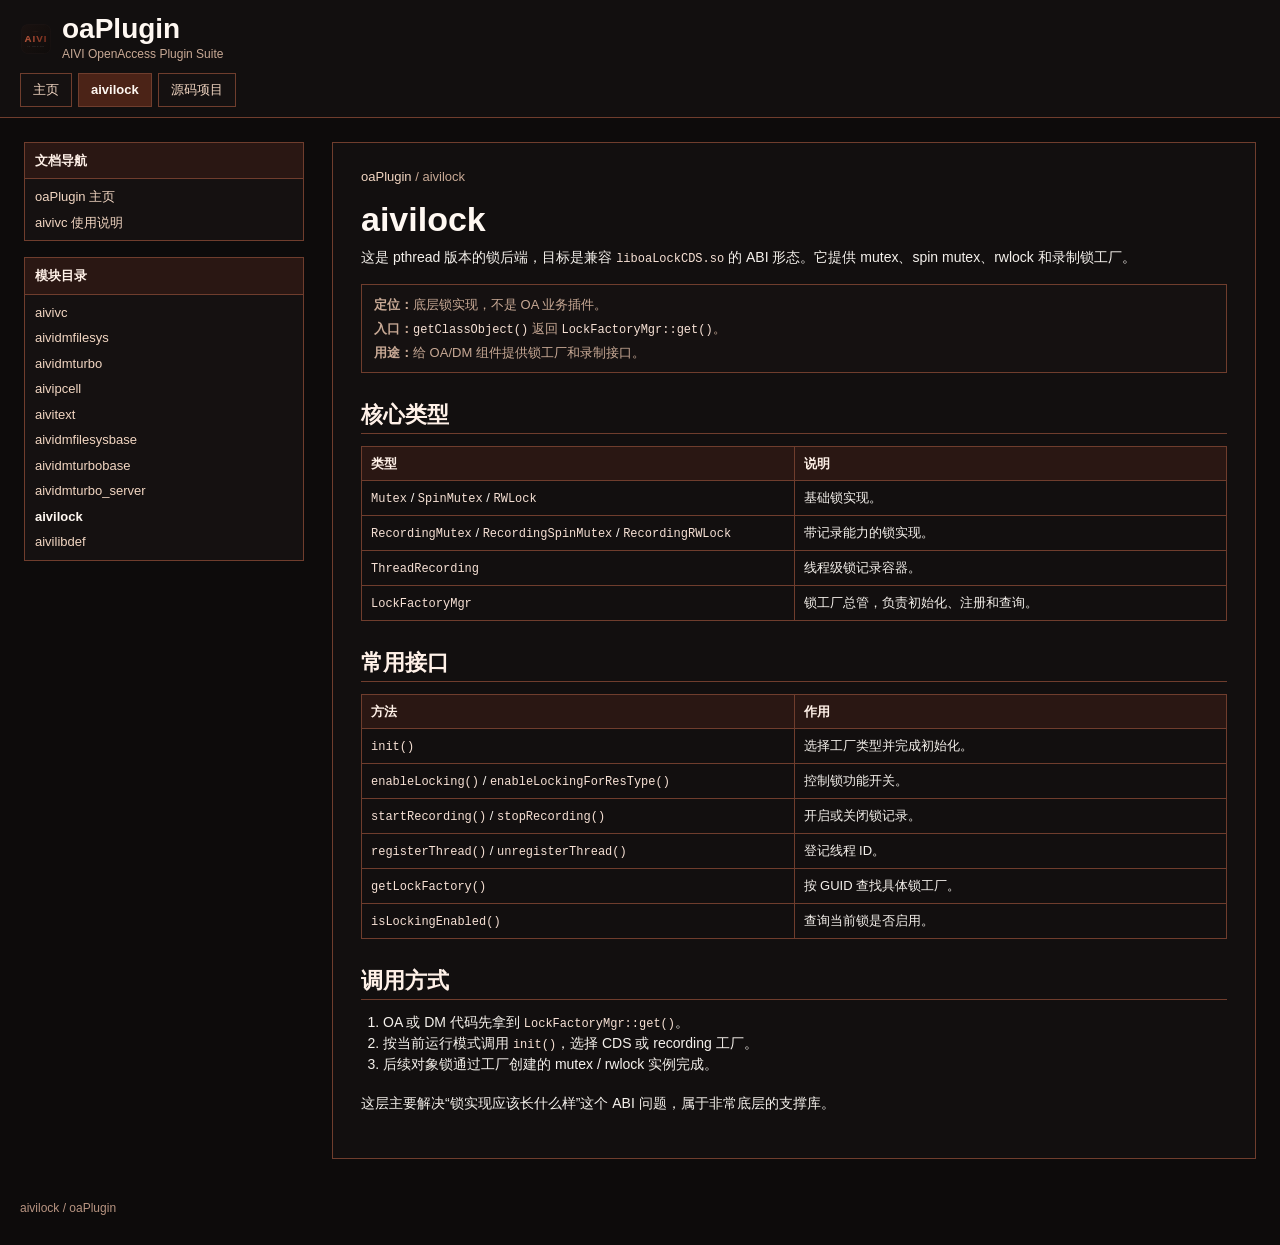
<file: aivilock.html>
<!doctype html>
<html lang="zh-CN">
<head>
  <meta charset="utf-8">
  <meta name="viewport" content="width=device-width, initial-scale=1">
  <title>aivilock 锁后端 | oaPlugin</title>
  <link rel="stylesheet" href="assets/styles.css">
</head>
<body>
  <header class="topbar">
    <div class="topbar-inner">
      <a class="brand" href="index.html">
        <img src="assets/aivi.svg" alt="AIVI oaPlugin">
        <span><strong>oaPlugin</strong><small>AIVI OpenAccess Plugin Suite</small></span>
      </a>
      <nav class="tabs" aria-label="主导航">
        <a class="tab" href="index.html">主页</a>
        <a class="tab active" href="aivilock.html" aria-current="page">aivilock</a>
        <a class="tab" href="https://github.com/opencad-abu/oaPlugin" target="_blank" rel="noopener noreferrer">源码项目</a>
      </nav>
    </div>
  </header>

  <div class="layout">
    <aside class="sidebar">
      <div class="sidebar-panel">
        <div class="sidebar-title">文档导航</div>
        <div class="sidebar-body">
          <ul>
            <li><a href="index.html">oaPlugin 主页</a></li>
            <li><a href="aivivc.html">aivivc 使用说明</a></li>
          </ul>
        </div>
      </div>
      <div class="sidebar-panel">
        <div class="sidebar-title">模块目录</div>
        <div class="sidebar-body">
          <ul>
            <li><a href="aivivc.html">aivivc</a></li>
            <li><a href="aividmfilesys.html">aividmfilesys</a></li>
            <li><a href="aividmturbo.html">aividmturbo</a></li>
            <li><a href="aivipcell.html">aivipcell</a></li>
            <li><a href="aivitext.html">aivitext</a></li>
            <li><a href="aividmfilesysbase.html">aividmfilesysbase</a></li>
            <li><a href="aividmturbobase.html">aividmturbobase</a></li>
            <li><a href="aividmturbo_server.html">aividmturbo_server</a></li>
            <li><a class="active-link" href="aivilock.html">aivilock</a></li>
            <li><a href="aivilibdef.html">aivilibdef</a></li>
          </ul>
        </div>
      </div>
    </aside>

    <main class="content">
      <article class="doc">
        <div class="crumbs"><a href="index.html">oaPlugin</a> / aivilock</div>
        <h1>aivilock</h1>
        <p class="lead">
          这是 pthread 版本的锁后端，目标是兼容 <code>liboaLockCDS.so</code> 的 ABI 形态。它提供 mutex、spin mutex、rwlock 和录制锁工厂。
        </p>

        <div class="meta">
          <div><strong>定位：</strong>底层锁实现，不是 OA 业务插件。</div>
          <div><strong>入口：</strong><code>getClassObject()</code> 返回 <code>LockFactoryMgr::get()</code>。</div>
          <div><strong>用途：</strong>给 OA/DM 组件提供锁工厂和录制接口。</div>
        </div>

        <h2>核心类型</h2>
        <table>
          <thead>
            <tr><th>类型</th><th>说明</th></tr>
          </thead>
          <tbody>
            <tr><td><code>Mutex</code> / <code>SpinMutex</code> / <code>RWLock</code></td><td>基础锁实现。</td></tr>
            <tr><td><code>RecordingMutex</code> / <code>RecordingSpinMutex</code> / <code>RecordingRWLock</code></td><td>带记录能力的锁实现。</td></tr>
            <tr><td><code>ThreadRecording</code></td><td>线程级锁记录容器。</td></tr>
            <tr><td><code>LockFactoryMgr</code></td><td>锁工厂总管，负责初始化、注册和查询。</td></tr>
          </tbody>
        </table>

        <h2>常用接口</h2>
        <table>
          <thead>
            <tr><th>方法</th><th>作用</th></tr>
          </thead>
          <tbody>
            <tr><td><code>init()</code></td><td>选择工厂类型并完成初始化。</td></tr>
            <tr><td><code>enableLocking()</code> / <code>enableLockingForResType()</code></td><td>控制锁功能开关。</td></tr>
            <tr><td><code>startRecording()</code> / <code>stopRecording()</code></td><td>开启或关闭锁记录。</td></tr>
            <tr><td><code>registerThread()</code> / <code>unregisterThread()</code></td><td>登记线程 ID。</td></tr>
            <tr><td><code>getLockFactory()</code></td><td>按 GUID 查找具体锁工厂。</td></tr>
            <tr><td><code>isLockingEnabled()</code></td><td>查询当前锁是否启用。</td></tr>
          </tbody>
        </table>

        <h2>调用方式</h2>
        <ol>
          <li>OA 或 DM 代码先拿到 <code>LockFactoryMgr::get()</code>。</li>
          <li>按当前运行模式调用 <code>init()</code>，选择 CDS 或 recording 工厂。</li>
          <li>后续对象锁通过工厂创建的 mutex / rwlock 实例完成。</li>
        </ol>

        <p>
          这层主要解决“锁实现应该长什么样”这个 ABI 问题，属于非常底层的支撑库。
        </p>
      </article>
    </main>
  </div>

  <footer class="footer">aivilock / oaPlugin</footer>
</body>
</html>
</file>
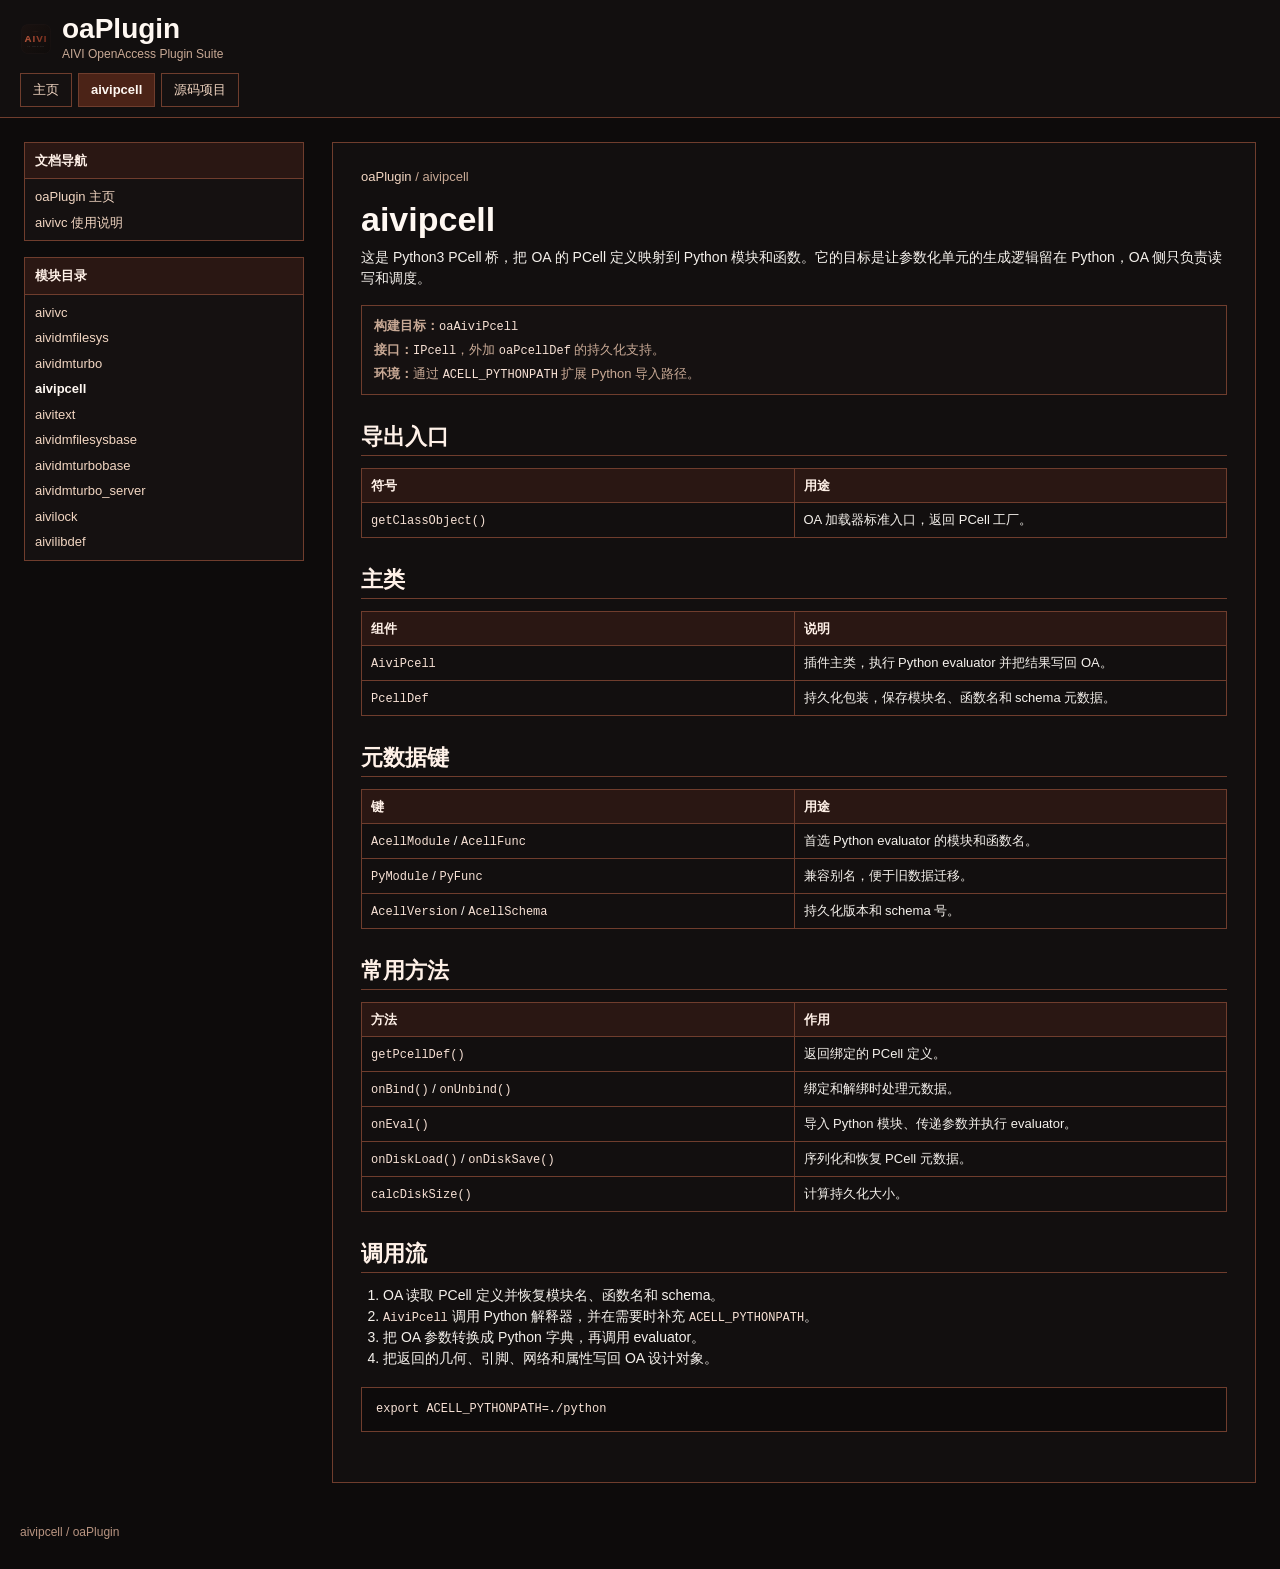
<file: aivipcell.html>
<!doctype html>
<html lang="zh-CN">
<head>
  <meta charset="utf-8">
  <meta name="viewport" content="width=device-width, initial-scale=1">
  <title>aivipcell 模块说明 | oaPlugin</title>
  <link rel="stylesheet" href="assets/styles.css">
</head>
<body>
  <header class="topbar">
    <div class="topbar-inner">
      <a class="brand" href="index.html">
        <img src="assets/aivi.svg" alt="AIVI oaPlugin">
        <span><strong>oaPlugin</strong><small>AIVI OpenAccess Plugin Suite</small></span>
      </a>
      <nav class="tabs" aria-label="主导航">
        <a class="tab" href="index.html">主页</a>
        <a class="tab active" href="aivipcell.html" aria-current="page">aivipcell</a>
        <a class="tab" href="https://github.com/opencad-abu/oaPlugin" target="_blank" rel="noopener noreferrer">源码项目</a>
      </nav>
    </div>
  </header>

  <div class="layout">
    <aside class="sidebar">
      <div class="sidebar-panel">
        <div class="sidebar-title">文档导航</div>
        <div class="sidebar-body">
          <ul>
            <li><a href="index.html">oaPlugin 主页</a></li>
            <li><a href="aivivc.html">aivivc 使用说明</a></li>
          </ul>
        </div>
      </div>
      <div class="sidebar-panel">
        <div class="sidebar-title">模块目录</div>
        <div class="sidebar-body">
          <ul>
            <li><a href="aivivc.html">aivivc</a></li>
            <li><a href="aividmfilesys.html">aividmfilesys</a></li>
            <li><a href="aividmturbo.html">aividmturbo</a></li>
            <li><a class="active-link" href="aivipcell.html">aivipcell</a></li>
            <li><a href="aivitext.html">aivitext</a></li>
            <li><a href="aividmfilesysbase.html">aividmfilesysbase</a></li>
            <li><a href="aividmturbobase.html">aividmturbobase</a></li>
            <li><a href="aividmturbo_server.html">aividmturbo_server</a></li>
            <li><a href="aivilock.html">aivilock</a></li>
            <li><a href="aivilibdef.html">aivilibdef</a></li>
          </ul>
        </div>
      </div>
    </aside>

    <main class="content">
      <article class="doc">
        <div class="crumbs"><a href="index.html">oaPlugin</a> / aivipcell</div>
        <h1>aivipcell</h1>
        <p class="lead">
          这是 Python3 PCell 桥，把 OA 的 PCell 定义映射到 Python 模块和函数。它的目标是让参数化单元的生成逻辑留在 Python，OA 侧只负责读写和调度。
        </p>

        <div class="meta">
          <div><strong>构建目标：</strong><code>oaAiviPcell</code></div>
          <div><strong>接口：</strong><code>IPcell</code>，外加 <code>oaPcellDef</code> 的持久化支持。</div>
          <div><strong>环境：</strong>通过 <code>ACELL_PYTHONPATH</code> 扩展 Python 导入路径。</div>
        </div>

        <h2>导出入口</h2>
        <table>
          <thead>
            <tr><th>符号</th><th>用途</th></tr>
          </thead>
          <tbody>
            <tr><td><code>getClassObject()</code></td><td>OA 加载器标准入口，返回 PCell 工厂。</td></tr>
          </tbody>
        </table>

        <h2>主类</h2>
        <table>
          <thead>
            <tr><th>组件</th><th>说明</th></tr>
          </thead>
          <tbody>
            <tr><td><code>AiviPcell</code></td><td>插件主类，执行 Python evaluator 并把结果写回 OA。</td></tr>
            <tr><td><code>PcellDef</code></td><td>持久化包装，保存模块名、函数名和 schema 元数据。</td></tr>
          </tbody>
        </table>

        <h2>元数据键</h2>
        <table>
          <thead>
            <tr><th>键</th><th>用途</th></tr>
          </thead>
          <tbody>
            <tr><td><code>AcellModule</code> / <code>AcellFunc</code></td><td>首选 Python evaluator 的模块和函数名。</td></tr>
            <tr><td><code>PyModule</code> / <code>PyFunc</code></td><td>兼容别名，便于旧数据迁移。</td></tr>
            <tr><td><code>AcellVersion</code> / <code>AcellSchema</code></td><td>持久化版本和 schema 号。</td></tr>
          </tbody>
        </table>

        <h2>常用方法</h2>
        <table>
          <thead>
            <tr><th>方法</th><th>作用</th></tr>
          </thead>
          <tbody>
            <tr><td><code>getPcellDef()</code></td><td>返回绑定的 PCell 定义。</td></tr>
            <tr><td><code>onBind()</code> / <code>onUnbind()</code></td><td>绑定和解绑时处理元数据。</td></tr>
            <tr><td><code>onEval()</code></td><td>导入 Python 模块、传递参数并执行 evaluator。</td></tr>
            <tr><td><code>onDiskLoad()</code> / <code>onDiskSave()</code></td><td>序列化和恢复 PCell 元数据。</td></tr>
            <tr><td><code>calcDiskSize()</code></td><td>计算持久化大小。</td></tr>
          </tbody>
        </table>

        <h2>调用流</h2>
        <ol>
          <li>OA 读取 PCell 定义并恢复模块名、函数名和 schema。</li>
          <li><code>AiviPcell</code> 调用 Python 解释器，并在需要时补充 <code>ACELL_PYTHONPATH</code>。</li>
          <li>把 OA 参数转换成 Python 字典，再调用 evaluator。</li>
          <li>把返回的几何、引脚、网络和属性写回 OA 设计对象。</li>
        </ol>

        <pre><code>export ACELL_PYTHONPATH=./python</code></pre>
      </article>
    </main>
  </div>

  <footer class="footer">aivipcell / oaPlugin</footer>
</body>
</html>
</file>
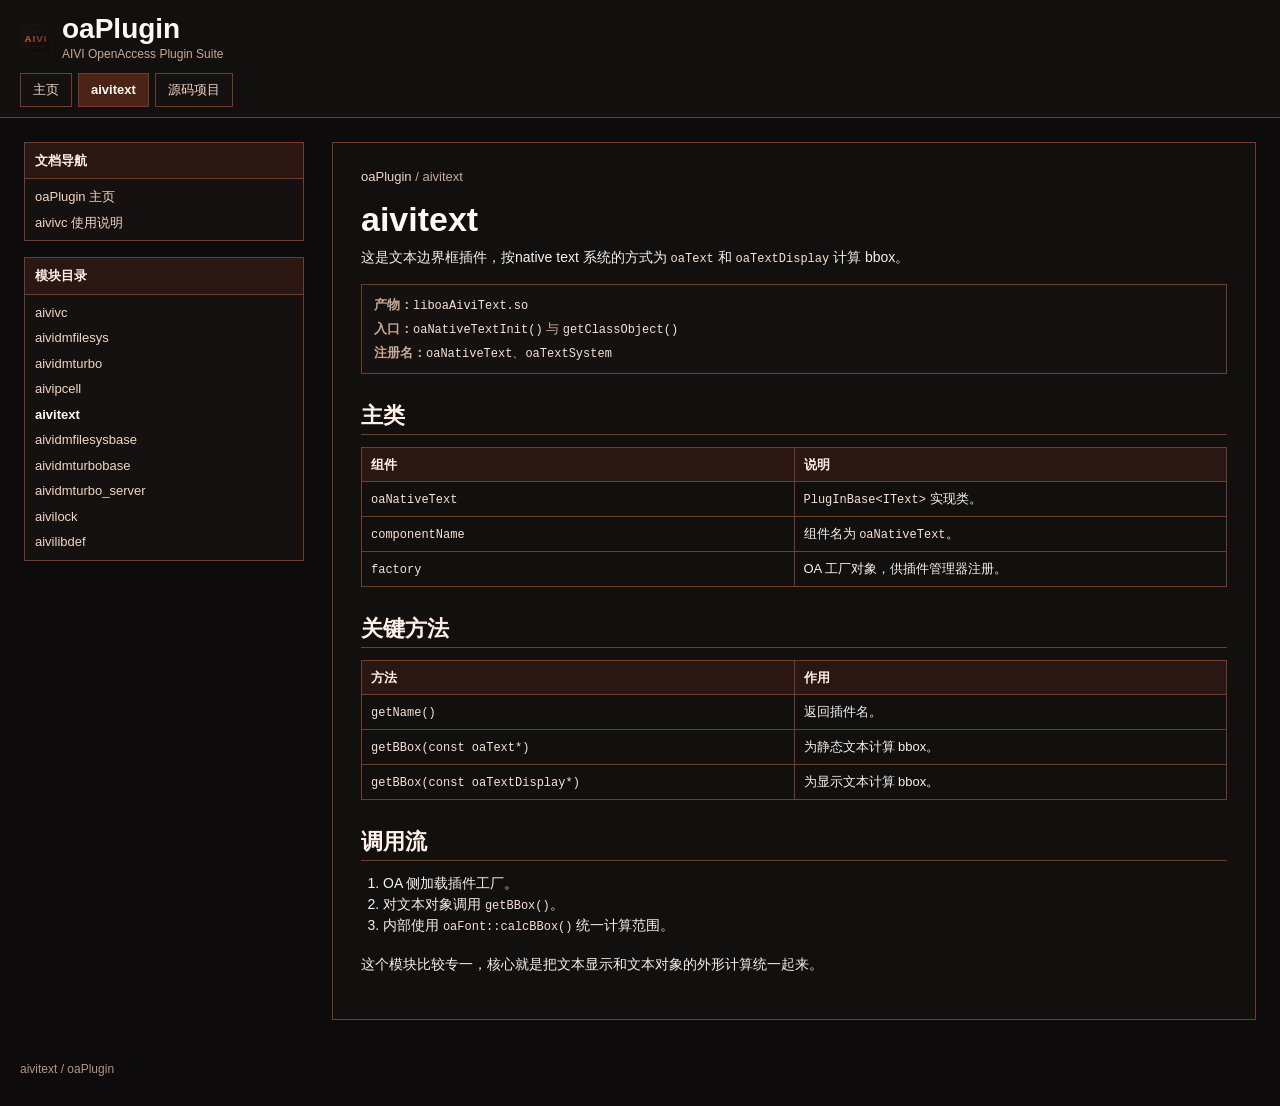
<file: aivitext.html>
<!doctype html>
<html lang="zh-CN">
<head>
  <meta charset="utf-8">
  <meta name="viewport" content="width=device-width, initial-scale=1">
  <title>aivitext 文本系统 | oaPlugin</title>
  <link rel="stylesheet" href="assets/styles.css">
</head>
<body>
  <header class="topbar">
    <div class="topbar-inner">
      <a class="brand" href="index.html">
        <img src="assets/aivi.svg" alt="AIVI oaPlugin">
        <span><strong>oaPlugin</strong><small>AIVI OpenAccess Plugin Suite</small></span>
      </a>
      <nav class="tabs" aria-label="主导航">
        <a class="tab" href="index.html">主页</a>
        <a class="tab active" href="aivitext.html" aria-current="page">aivitext</a>
        <a class="tab" href="https://github.com/opencad-abu/oaPlugin" target="_blank" rel="noopener noreferrer">源码项目</a>
      </nav>
    </div>
  </header>

  <div class="layout">
    <aside class="sidebar">
      <div class="sidebar-panel">
        <div class="sidebar-title">文档导航</div>
        <div class="sidebar-body">
          <ul>
            <li><a href="index.html">oaPlugin 主页</a></li>
            <li><a href="aivivc.html">aivivc 使用说明</a></li>
          </ul>
        </div>
      </div>
      <div class="sidebar-panel">
        <div class="sidebar-title">模块目录</div>
        <div class="sidebar-body">
          <ul>
            <li><a href="aivivc.html">aivivc</a></li>
            <li><a href="aividmfilesys.html">aividmfilesys</a></li>
            <li><a href="aividmturbo.html">aividmturbo</a></li>
            <li><a href="aivipcell.html">aivipcell</a></li>
            <li><a class="active-link" href="aivitext.html">aivitext</a></li>
            <li><a href="aividmfilesysbase.html">aividmfilesysbase</a></li>
            <li><a href="aividmturbobase.html">aividmturbobase</a></li>
            <li><a href="aividmturbo_server.html">aividmturbo_server</a></li>
            <li><a href="aivilock.html">aivilock</a></li>
            <li><a href="aivilibdef.html">aivilibdef</a></li>
          </ul>
        </div>
      </div>
    </aside>

    <main class="content">
      <article class="doc">
        <div class="crumbs"><a href="index.html">oaPlugin</a> / aivitext</div>
        <h1>aivitext</h1>
        <p class="lead">
          这是文本边界框插件，按native text 系统的方式为 <code>oaText</code> 和 <code>oaTextDisplay</code> 计算 bbox。
        </p>

        <div class="meta">
          <div><strong>产物：</strong><code>liboaAiviText.so</code></div>
          <div><strong>入口：</strong><code>oaNativeTextInit()</code> 与 <code>getClassObject()</code></div>
          <div><strong>注册名：</strong><code>oaNativeText</code>、<code>oaTextSystem</code></div>
        </div>

        <h2>主类</h2>
        <table>
          <thead>
            <tr><th>组件</th><th>说明</th></tr>
          </thead>
          <tbody>
            <tr><td><code>oaNativeText</code></td><td><code>PlugInBase&lt;IText&gt;</code> 实现类。</td></tr>
            <tr><td><code>componentName</code></td><td>组件名为 <code>oaNativeText</code>。</td></tr>
            <tr><td><code>factory</code></td><td>OA 工厂对象，供插件管理器注册。</td></tr>
          </tbody>
        </table>

        <h2>关键方法</h2>
        <table>
          <thead>
            <tr><th>方法</th><th>作用</th></tr>
          </thead>
          <tbody>
            <tr><td><code>getName()</code></td><td>返回插件名。</td></tr>
            <tr><td><code>getBBox(const oaText*)</code></td><td>为静态文本计算 bbox。</td></tr>
            <tr><td><code>getBBox(const oaTextDisplay*)</code></td><td>为显示文本计算 bbox。</td></tr>
          </tbody>
        </table>

        <h2>调用流</h2>
        <ol>
          <li>OA 侧加载插件工厂。</li>
          <li>对文本对象调用 <code>getBBox()</code>。</li>
          <li>内部使用 <code>oaFont::calcBBox()</code> 统一计算范围。</li>
        </ol>

        <p>
          这个模块比较专一，核心就是把文本显示和文本对象的外形计算统一起来。
        </p>
      </article>
    </main>
  </div>

  <footer class="footer">aivitext / oaPlugin</footer>
</body>
</html>
</file>
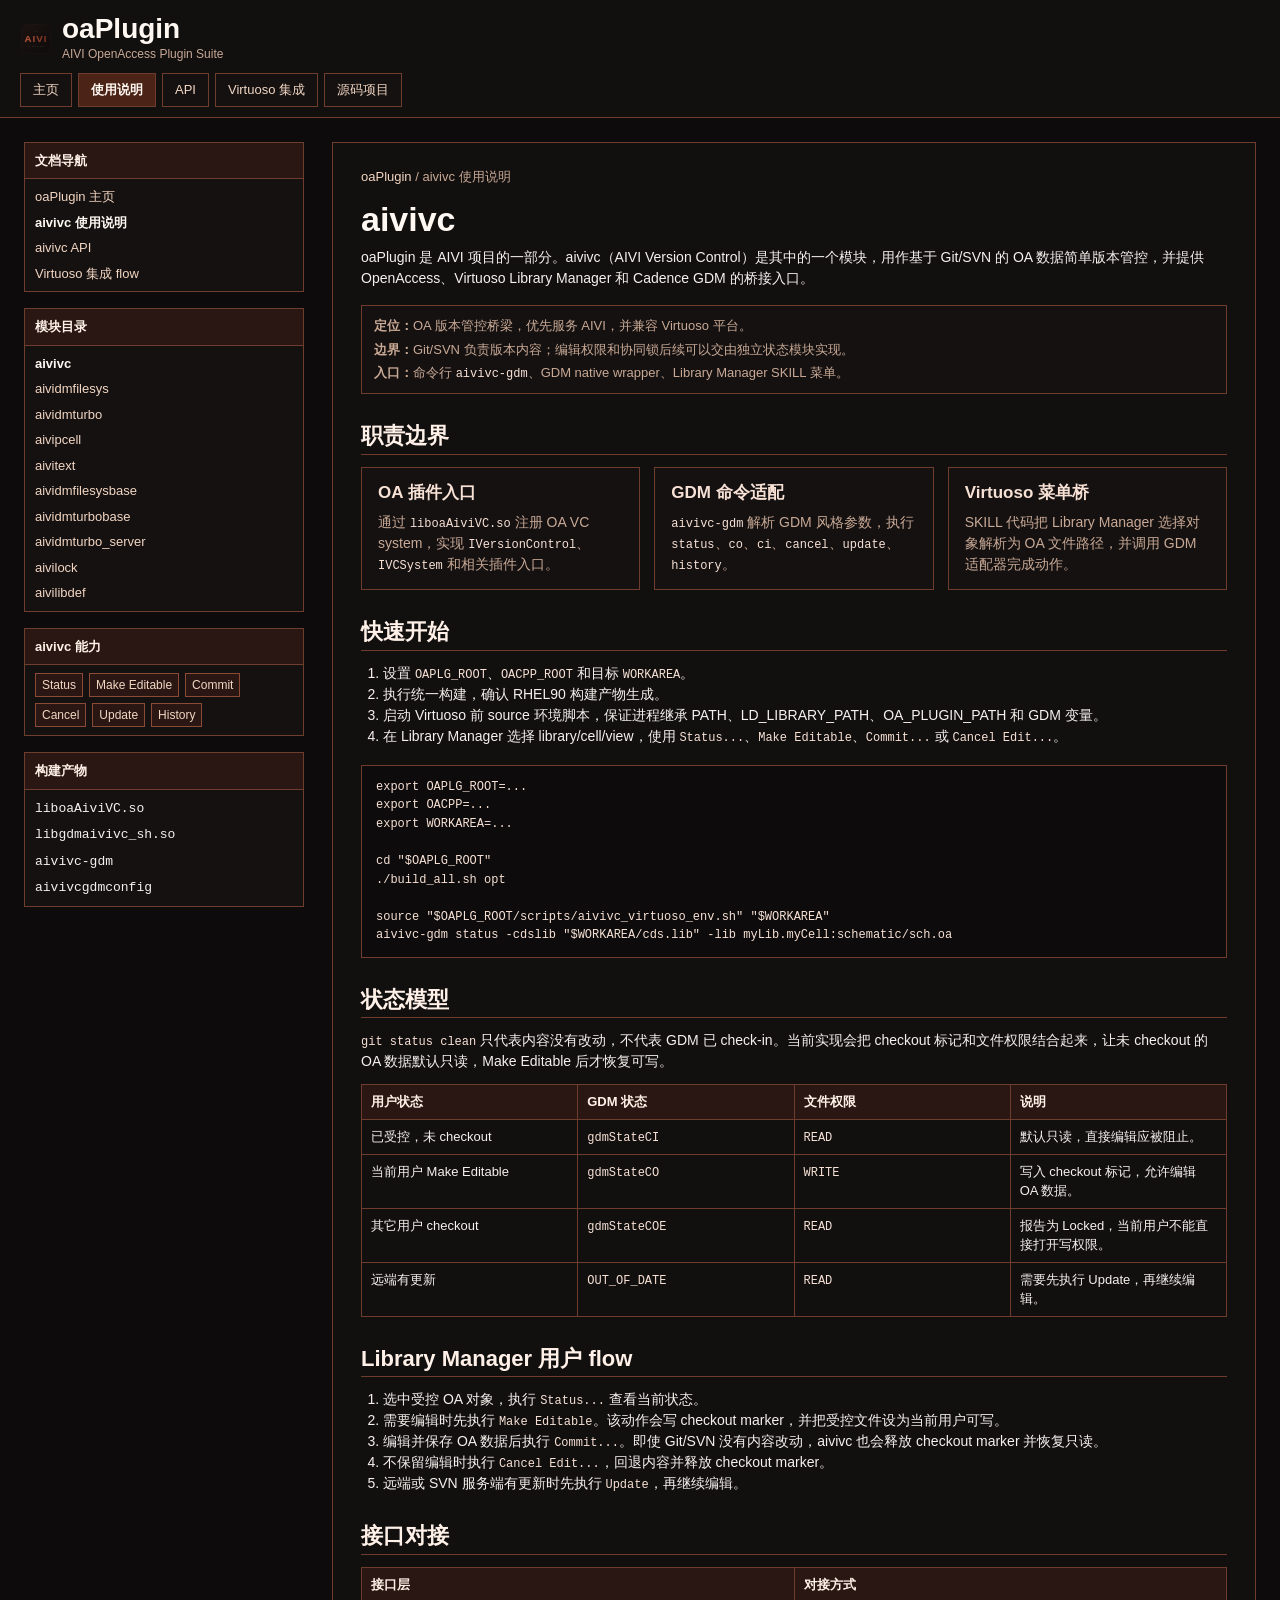
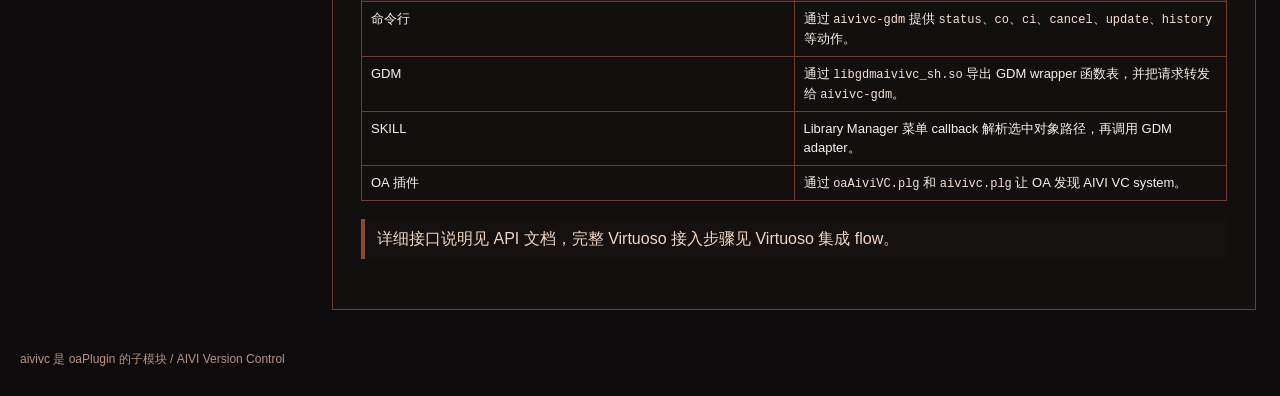
<file: aivivc.html>
<!doctype html>
<html lang="zh-CN">
<head>
  <meta charset="utf-8">
  <meta name="viewport" content="width=device-width, initial-scale=1">
  <title>aivivc 使用说明 | oaPlugin</title>
  <link rel="stylesheet" href="assets/styles.css">
</head>
<body>
  <header class="topbar">
    <div class="topbar-inner">
      <a class="brand" href="index.html">
        <img src="assets/aivi.svg" alt="AIVI oaPlugin">
        <span><strong>oaPlugin</strong><small>AIVI OpenAccess Plugin Suite</small></span>
      </a>
      <nav class="tabs" aria-label="主导航">
        <a class="tab" href="index.html">主页</a>
        <a class="tab active" href="aivivc.html" aria-current="page">使用说明</a>
        <a class="tab" href="api.html">API</a>
        <a class="tab" href="integration.html">Virtuoso 集成</a>
        <a class="tab" href="https://github.com/opencad-abu/oaPlugin" target="_blank" rel="noopener noreferrer">源码项目</a>
      </nav>
    </div>
  </header>

  <div class="layout">
    <aside class="sidebar">
      <div class="sidebar-panel">
        <div class="sidebar-title">文档导航</div>
        <div class="sidebar-body">
          <ul>
            <li><a href="index.html">oaPlugin 主页</a></li>
            <li><a class="active-link" href="aivivc.html">aivivc 使用说明</a></li>
            <li><a href="api.html">aivivc API</a></li>
            <li><a href="integration.html">Virtuoso 集成 flow</a></li>
          </ul>
        </div>
      </div>

      <div class="sidebar-panel">
        <div class="sidebar-title">模块目录</div>
        <div class="sidebar-body">
          <ul>
            <li><a class="active-link" href="aivivc.html">aivivc</a></li>
            <li><a href="aividmfilesys.html">aividmfilesys</a></li>
            <li><a href="aividmturbo.html">aividmturbo</a></li>
            <li><a href="aivipcell.html">aivipcell</a></li>
            <li><a href="aivitext.html">aivitext</a></li>
            <li><a href="aividmfilesysbase.html">aividmfilesysbase</a></li>
            <li><a href="aividmturbobase.html">aividmturbobase</a></li>
            <li><a href="aividmturbo_server.html">aividmturbo_server</a></li>
            <li><a href="aivilock.html">aivilock</a></li>
            <li><a href="aivilibdef.html">aivilibdef</a></li>
          </ul>
        </div>
      </div>

      <div class="sidebar-panel">
        <div class="sidebar-title">aivivc 能力</div>
        <div class="sidebar-body">
          <div class="badge-list">
            <span class="badge">Status</span>
            <span class="badge">Make Editable</span>
            <span class="badge">Commit</span>
            <span class="badge">Cancel</span>
            <span class="badge">Update</span>
            <span class="badge">History</span>
          </div>
        </div>
      </div>

      <div class="sidebar-panel">
        <div class="sidebar-title">构建产物</div>
        <div class="sidebar-body">
          <ul>
            <li><code>liboaAiviVC.so</code></li>
            <li><code>libgdmaivivc_sh.so</code></li>
            <li><code>aivivc-gdm</code></li>
            <li><code>aivivcgdmconfig</code></li>
          </ul>
        </div>
      </div>
    </aside>

    <main class="content">
      <article class="doc">
        <div class="crumbs"><a href="index.html">oaPlugin</a> / aivivc 使用说明</div>
        <h1>aivivc</h1>
        <p class="lead">
          oaPlugin 是 AIVI 项目的一部分。aivivc（AIVI Version Control）是其中的一个模块，用作基于 Git/SVN 的 OA 数据简单版本管控，并提供 OpenAccess、Virtuoso Library Manager 和 Cadence GDM 的桥接入口。
        </p>

        <div class="meta">
          <div><strong>定位：</strong>OA 版本管控桥梁，优先服务 AIVI，并兼容 Virtuoso 平台。</div>
          <div><strong>边界：</strong>Git/SVN 负责版本内容；编辑权限和协同锁后续可以交由独立状态模块实现。</div>
          <div><strong>入口：</strong>命令行 <code>aivivc-gdm</code>、GDM native wrapper、Library Manager SKILL 菜单。</div>
        </div>

        <h2>职责边界</h2>
        <div class="summary-grid">
          <div class="summary-card">
            <h3>OA 插件入口</h3>
            <p>通过 <code>liboaAiviVC.so</code> 注册 OA VC system，实现 <code>IVersionControl</code>、<code>IVCSystem</code> 和相关插件入口。</p>
          </div>
          <div class="summary-card">
            <h3>GDM 命令适配</h3>
            <p><code>aivivc-gdm</code> 解析 GDM 风格参数，执行 <code>status</code>、<code>co</code>、<code>ci</code>、<code>cancel</code>、<code>update</code>、<code>history</code>。</p>
          </div>
          <div class="summary-card">
            <h3>Virtuoso 菜单桥</h3>
            <p>SKILL 代码把 Library Manager 选择对象解析为 OA 文件路径，并调用 GDM 适配器完成动作。</p>
          </div>
        </div>

        <h2>快速开始</h2>
        <ol>
          <li>设置 <code>OAPLG_ROOT</code>、<code>OACPP_ROOT</code> 和目标 <code>WORKAREA</code>。</li>
          <li>执行统一构建，确认 RHEL90 构建产物生成。</li>
          <li>启动 Virtuoso 前 source 环境脚本，保证进程继承 PATH、LD_LIBRARY_PATH、OA_PLUGIN_PATH 和 GDM 变量。</li>
          <li>在 Library Manager 选择 library/cell/view，使用 <code>Status...</code>、<code>Make Editable</code>、<code>Commit...</code> 或 <code>Cancel Edit...</code>。</li>
        </ol>

        <pre><code>export OAPLG_ROOT=...
export OACPP=...
export WORKAREA=...

cd "$OAPLG_ROOT"
./build_all.sh opt

source "$OAPLG_ROOT/scripts/aivivc_virtuoso_env.sh" "$WORKAREA"
aivivc-gdm status -cdslib "$WORKAREA/cds.lib" -lib myLib.myCell:schematic/sch.oa</code></pre>

        <h2>状态模型</h2>
        <p>
          <code>git status clean</code> 只代表内容没有改动，不代表 GDM 已 check-in。当前实现会把 checkout 标记和文件权限结合起来，让未 checkout 的 OA 数据默认只读，Make Editable 后才恢复可写。
        </p>
        <table>
          <thead>
            <tr><th>用户状态</th><th>GDM 状态</th><th>文件权限</th><th>说明</th></tr>
          </thead>
          <tbody>
            <tr><td>已受控，未 checkout</td><td><code>gdmStateCI</code></td><td><code>READ</code></td><td>默认只读，直接编辑应被阻止。</td></tr>
            <tr><td>当前用户 Make Editable</td><td><code>gdmStateCO</code></td><td><code>WRITE</code></td><td>写入 checkout 标记，允许编辑 OA 数据。</td></tr>
            <tr><td>其它用户 checkout</td><td><code>gdmStateCOE</code></td><td><code>READ</code></td><td>报告为 Locked，当前用户不能直接打开写权限。</td></tr>
            <tr><td>远端有更新</td><td><code>OUT_OF_DATE</code></td><td><code>READ</code></td><td>需要先执行 Update，再继续编辑。</td></tr>
          </tbody>
        </table>

        <h2>Library Manager 用户 flow</h2>
        <ol>
          <li>选中受控 OA 对象，执行 <code>Status...</code> 查看当前状态。</li>
          <li>需要编辑时先执行 <code>Make Editable</code>。该动作会写 checkout marker，并把受控文件设为当前用户可写。</li>
          <li>编辑并保存 OA 数据后执行 <code>Commit...</code>。即使 Git/SVN 没有内容改动，aivivc 也会释放 checkout marker 并恢复只读。</li>
          <li>不保留编辑时执行 <code>Cancel Edit...</code>，回退内容并释放 checkout marker。</li>
          <li>远端或 SVN 服务端有更新时先执行 <code>Update</code>，再继续编辑。</li>
        </ol>

        <h2>接口对接</h2>
        <table>
          <thead>
            <tr><th>接口层</th><th>对接方式</th></tr>
          </thead>
          <tbody>
            <tr><td>命令行</td><td>通过 <code>aivivc-gdm</code> 提供 <code>status</code>、<code>co</code>、<code>ci</code>、<code>cancel</code>、<code>update</code>、<code>history</code> 等动作。</td></tr>
            <tr><td>GDM</td><td>通过 <code>libgdmaivivc_sh.so</code> 导出 GDM wrapper 函数表，并把请求转发给 <code>aivivc-gdm</code>。</td></tr>
            <tr><td>SKILL</td><td>Library Manager 菜单 callback 解析选中对象路径，再调用 GDM adapter。</td></tr>
            <tr><td>OA 插件</td><td>通过 <code>oaAiviVC.plg</code> 和 <code>aivivc.plg</code> 让 OA 发现 AIVI VC system。</td></tr>
          </tbody>
        </table>

        <div class="note">
          详细接口说明见 <a href="api.html">API 文档</a>，完整 Virtuoso 接入步骤见 <a href="integration.html">Virtuoso 集成 flow</a>。
        </div>
      </article>
    </main>
  </div>

  <footer class="footer">aivivc 是 oaPlugin 的子模块 / AIVI Version Control</footer>
</body>
</html>
</file>
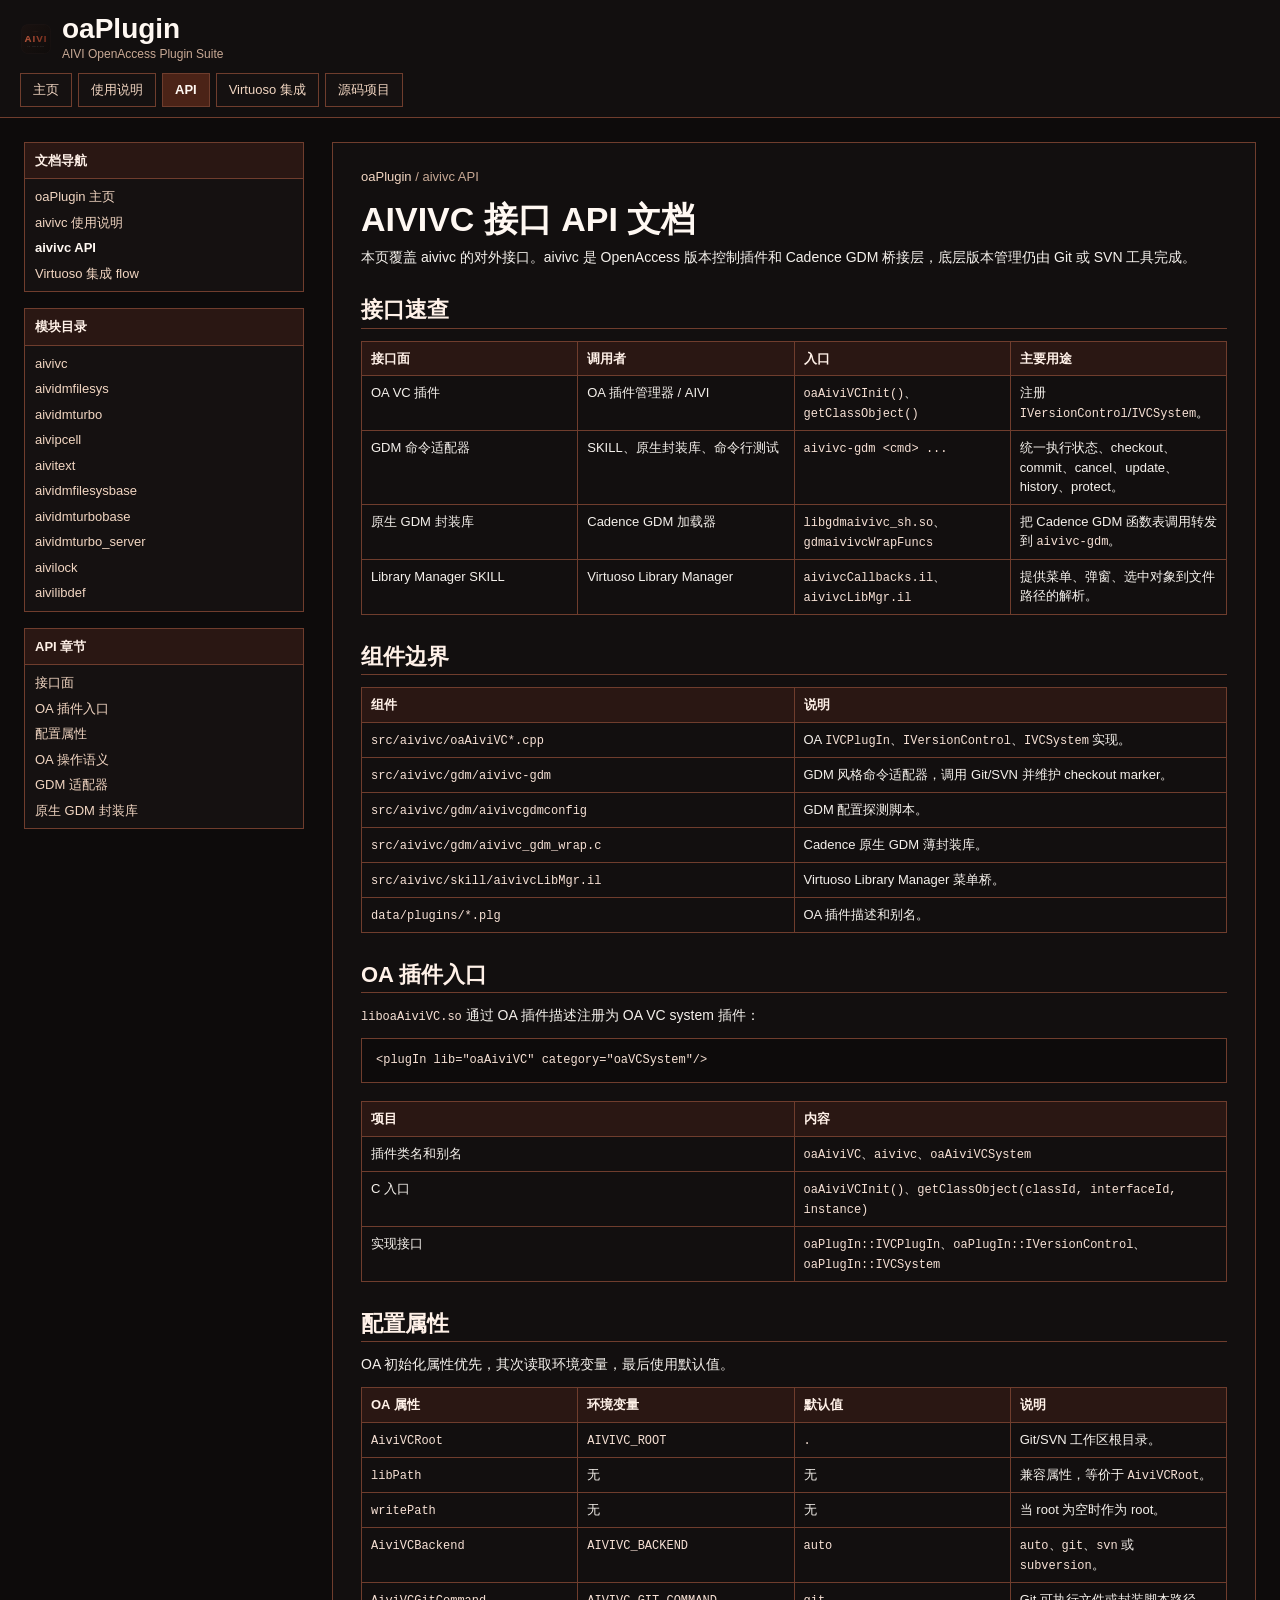
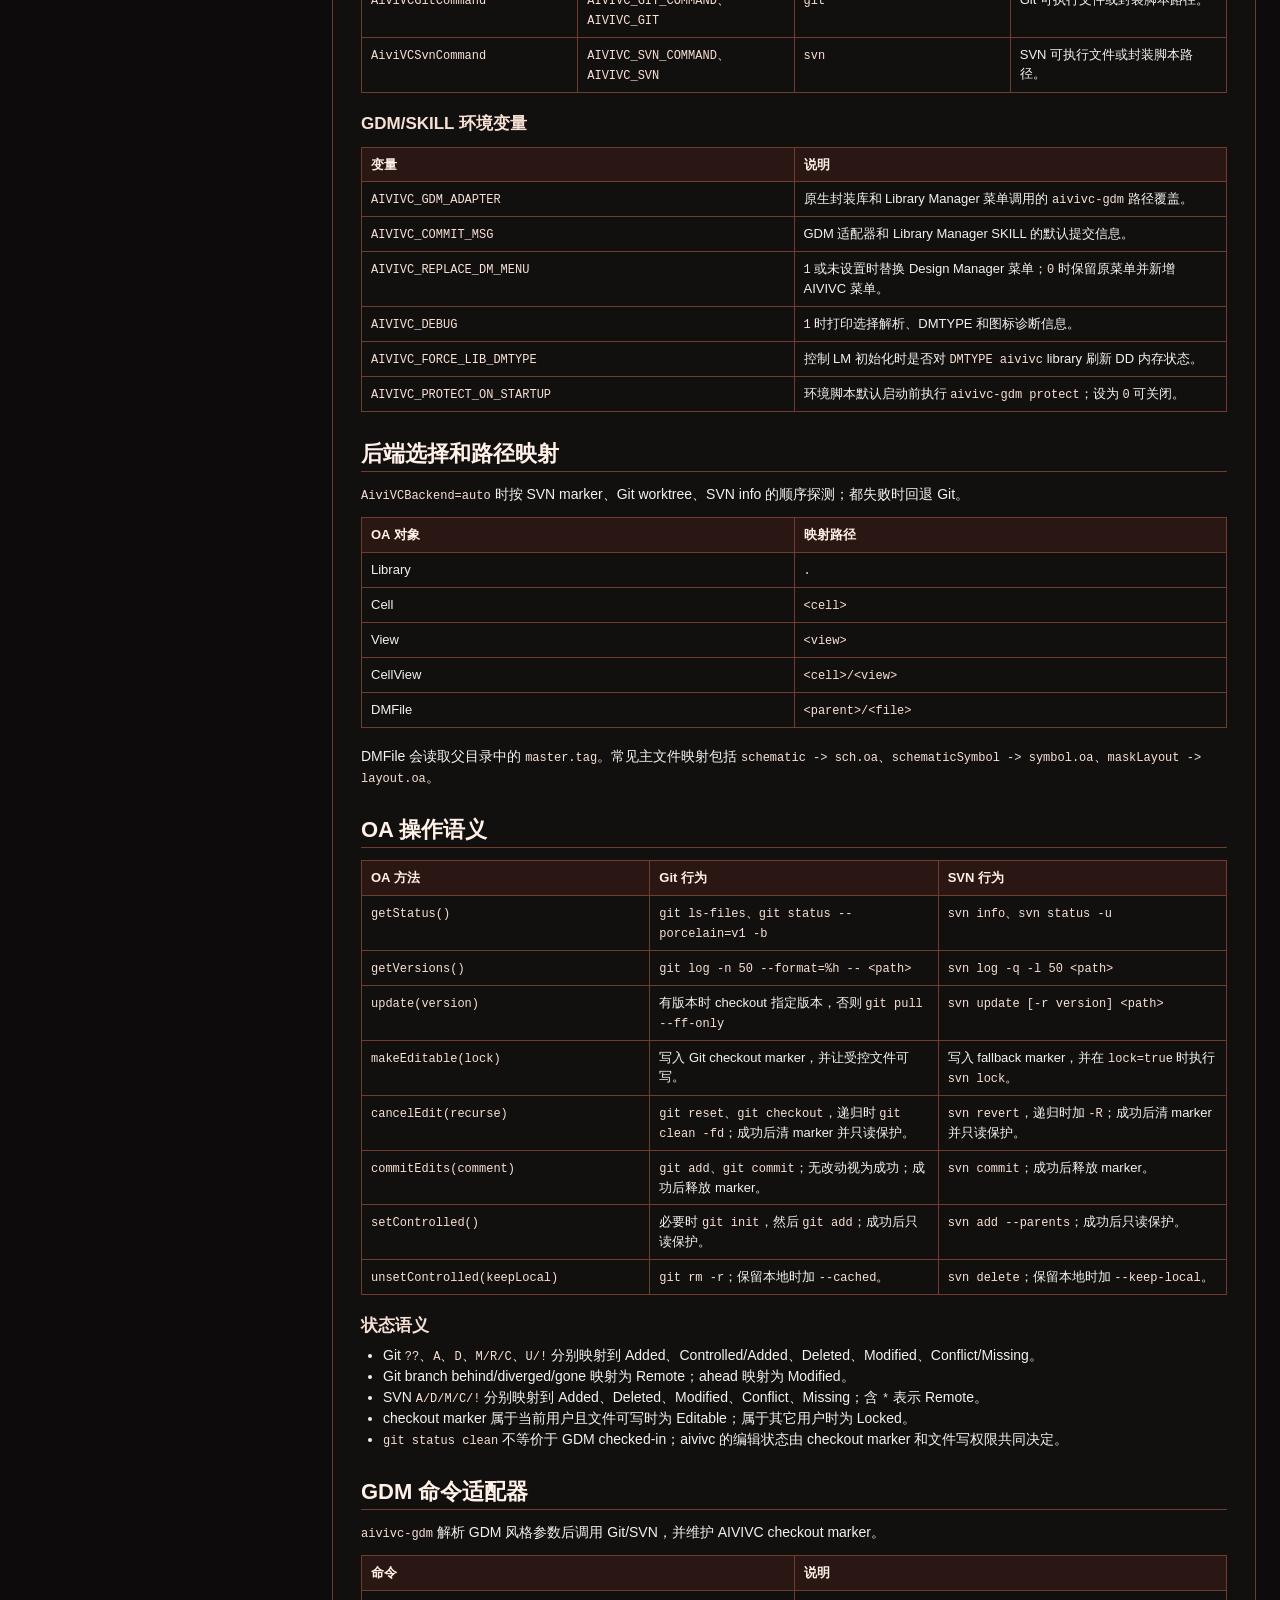
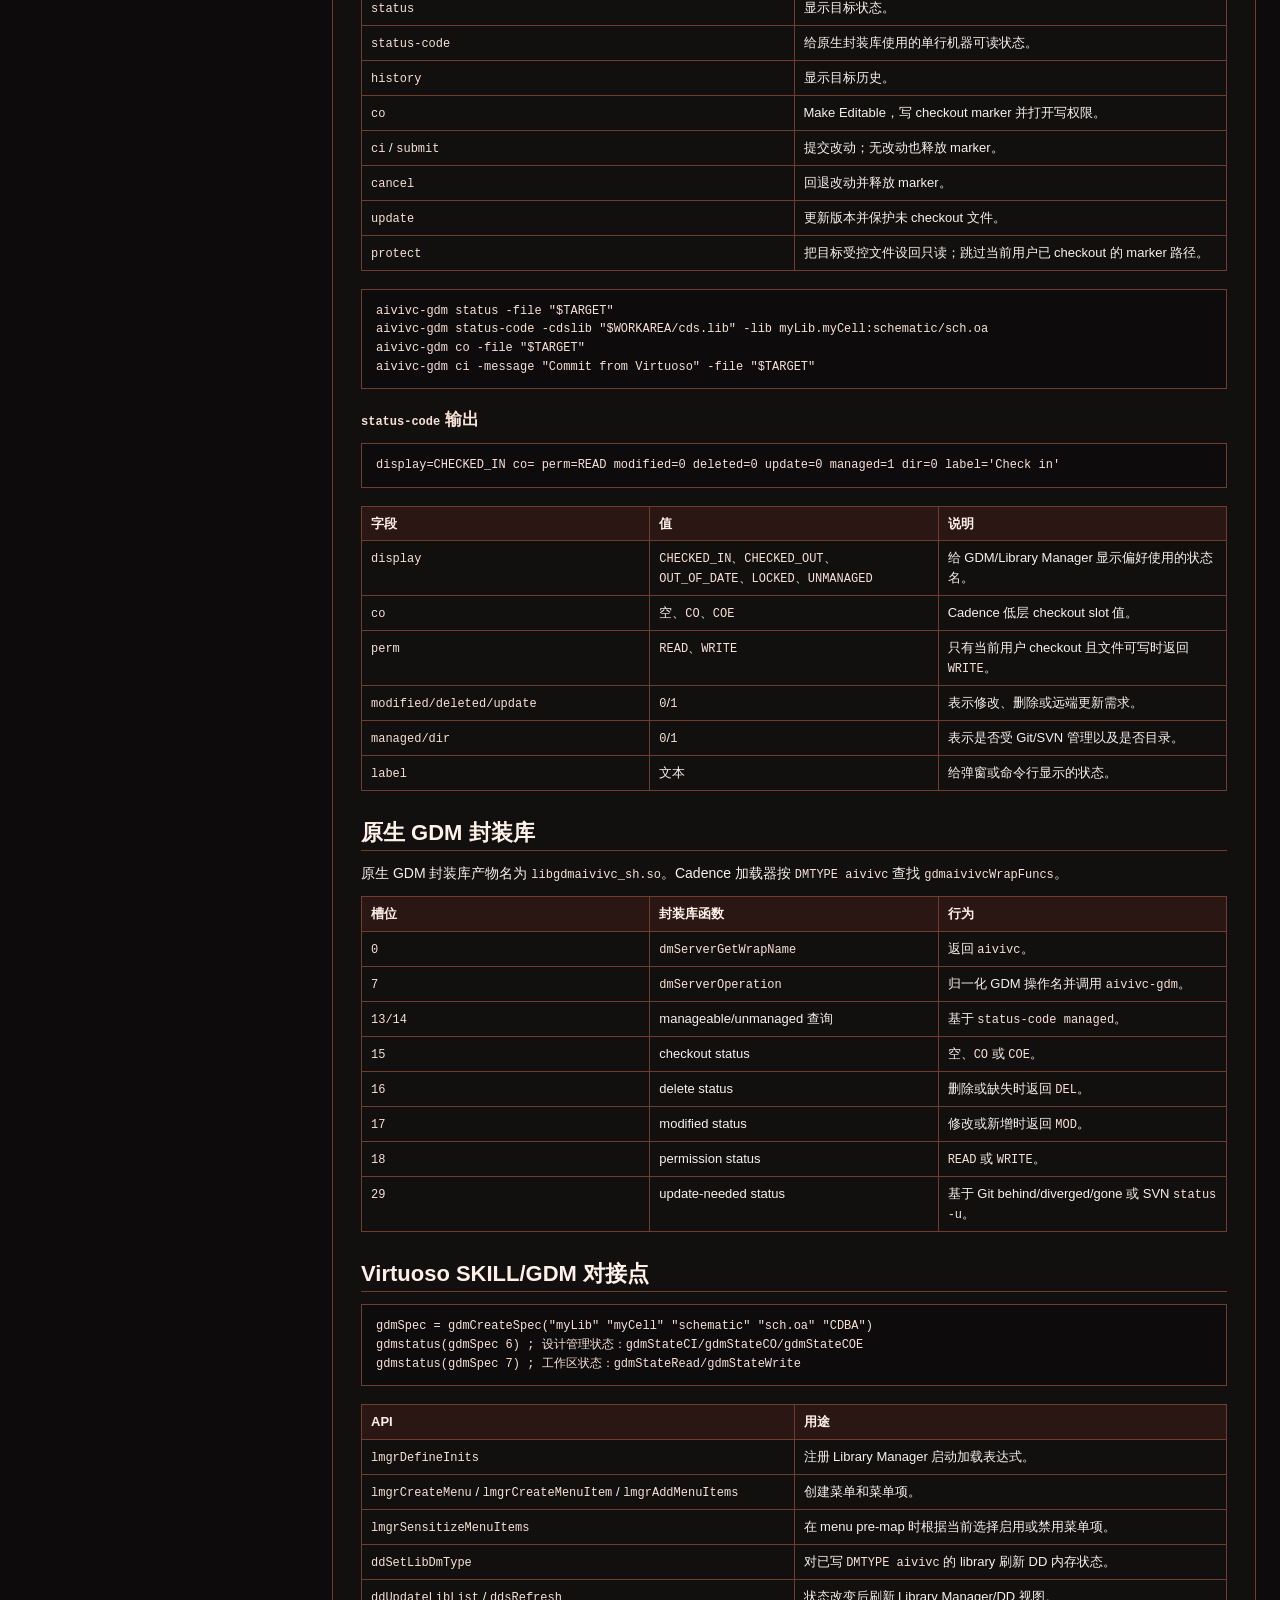
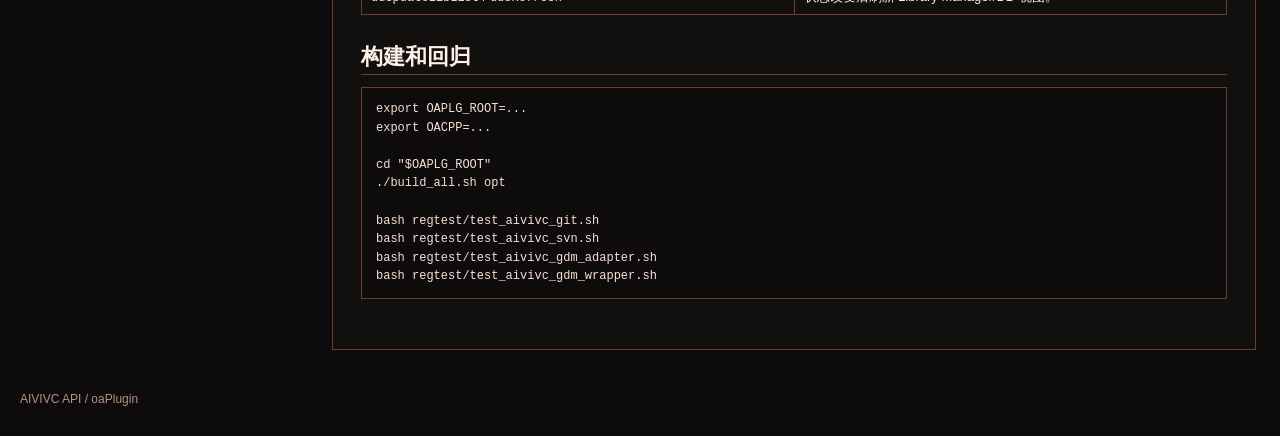
<file: api.html>
<!doctype html>
<html lang="zh-CN">
<head>
  <meta charset="utf-8">
  <meta name="viewport" content="width=device-width, initial-scale=1">
  <title>aivivc API 文档 | oaPlugin</title>
  <link rel="stylesheet" href="assets/styles.css">
</head>
<body>
  <header class="topbar">
    <div class="topbar-inner">
      <a class="brand" href="index.html">
        <img src="assets/aivi.svg" alt="AIVI oaPlugin">
        <span><strong>oaPlugin</strong><small>AIVI OpenAccess Plugin Suite</small></span>
      </a>
      <nav class="tabs" aria-label="主导航">
        <a class="tab" href="index.html">主页</a>
        <a class="tab" href="aivivc.html">使用说明</a>
        <a class="tab active" href="api.html" aria-current="page">API</a>
        <a class="tab" href="integration.html">Virtuoso 集成</a>
        <a class="tab" href="https://github.com/opencad-abu/oaPlugin" target="_blank" rel="noopener noreferrer">源码项目</a>
      </nav>
    </div>
  </header>

  <div class="layout">
    <aside class="sidebar">
      <div class="sidebar-panel">
        <div class="sidebar-title">文档导航</div>
        <div class="sidebar-body">
          <ul>
            <li><a href="index.html">oaPlugin 主页</a></li>
            <li><a href="aivivc.html">aivivc 使用说明</a></li>
            <li><a class="active-link" href="api.html">aivivc API</a></li>
            <li><a href="integration.html">Virtuoso 集成 flow</a></li>
          </ul>
        </div>
      </div>

      <div class="sidebar-panel">
        <div class="sidebar-title">模块目录</div>
        <div class="sidebar-body">
          <ul>
            <li><a href="aivivc.html">aivivc</a></li>
            <li><a href="aividmfilesys.html">aividmfilesys</a></li>
            <li><a href="aividmturbo.html">aividmturbo</a></li>
            <li><a href="aivipcell.html">aivipcell</a></li>
            <li><a href="aivitext.html">aivitext</a></li>
            <li><a href="aividmfilesysbase.html">aividmfilesysbase</a></li>
            <li><a href="aividmturbobase.html">aividmturbobase</a></li>
            <li><a href="aividmturbo_server.html">aividmturbo_server</a></li>
            <li><a href="aivilock.html">aivilock</a></li>
            <li><a href="aivilibdef.html">aivilibdef</a></li>
          </ul>
        </div>
      </div>

      <div class="sidebar-panel">
        <div class="sidebar-title">API 章节</div>
        <div class="sidebar-body">
          <ul>
            <li><a href="#surfaces">接口面</a></li>
            <li><a href="#oa-plugin">OA 插件入口</a></li>
            <li><a href="#config">配置属性</a></li>
            <li><a href="#semantics">OA 操作语义</a></li>
            <li><a href="#gdm-adapter">GDM 适配器</a></li>
            <li><a href="#gdm-wrapper">原生 GDM 封装库</a></li>
          </ul>
        </div>
      </div>
    </aside>

    <main class="content">
      <article class="doc">
        <div class="crumbs"><a href="index.html">oaPlugin</a> / aivivc API</div>
        <h1>AIVIVC 接口 API 文档</h1>
        <p class="lead">
          本页覆盖 aivivc 的对外接口。aivivc 是 OpenAccess 版本控制插件和 Cadence GDM 桥接层，底层版本管理仍由 Git 或 SVN 工具完成。
        </p>

        <h2 id="surfaces">接口速查</h2>
        <table>
          <thead>
            <tr><th>接口面</th><th>调用者</th><th>入口</th><th>主要用途</th></tr>
          </thead>
          <tbody>
            <tr><td>OA VC 插件</td><td>OA 插件管理器 / AIVI</td><td><code>oaAiviVCInit()</code>、<code>getClassObject()</code></td><td>注册 <code>IVersionControl</code>/<code>IVCSystem</code>。</td></tr>
            <tr><td>GDM 命令适配器</td><td>SKILL、原生封装库、命令行测试</td><td><code>aivivc-gdm &lt;cmd&gt; ...</code></td><td>统一执行状态、checkout、commit、cancel、update、history、protect。</td></tr>
            <tr><td>原生 GDM 封装库</td><td>Cadence GDM 加载器</td><td><code>libgdmaivivc_sh.so</code>、<code>gdmaivivcWrapFuncs</code></td><td>把 Cadence GDM 函数表调用转发到 <code>aivivc-gdm</code>。</td></tr>
            <tr><td>Library Manager SKILL</td><td>Virtuoso Library Manager</td><td><code>aivivcCallbacks.il</code>、<code>aivivcLibMgr.il</code></td><td>提供菜单、弹窗、选中对象到文件路径的解析。</td></tr>
          </tbody>
        </table>

        <h2>组件边界</h2>
        <table>
          <thead>
            <tr><th>组件</th><th>说明</th></tr>
          </thead>
          <tbody>
            <tr><td><code>src/aivivc/oaAiviVC*.cpp</code></td><td>OA <code>IVCPlugIn</code>、<code>IVersionControl</code>、<code>IVCSystem</code> 实现。</td></tr>
            <tr><td><code>src/aivivc/gdm/aivivc-gdm</code></td><td>GDM 风格命令适配器，调用 Git/SVN 并维护 checkout marker。</td></tr>
            <tr><td><code>src/aivivc/gdm/aivivcgdmconfig</code></td><td>GDM 配置探测脚本。</td></tr>
            <tr><td><code>src/aivivc/gdm/aivivc_gdm_wrap.c</code></td><td>Cadence 原生 GDM 薄封装库。</td></tr>
            <tr><td><code>src/aivivc/skill/aivivcLibMgr.il</code></td><td>Virtuoso Library Manager 菜单桥。</td></tr>
            <tr><td><code>data/plugins/*.plg</code></td><td>OA 插件描述和别名。</td></tr>
          </tbody>
        </table>

        <h2 id="oa-plugin">OA 插件入口</h2>
        <p><code>liboaAiviVC.so</code> 通过 OA 插件描述注册为 OA VC system 插件：</p>
        <pre><code>&lt;plugIn lib="oaAiviVC" category="oaVCSystem"/&gt;</code></pre>
        <table>
          <thead>
            <tr><th>项目</th><th>内容</th></tr>
          </thead>
          <tbody>
            <tr><td>插件类名和别名</td><td><code>oaAiviVC</code>、<code>aivivc</code>、<code>oaAiviVCSystem</code></td></tr>
            <tr><td>C 入口</td><td><code>oaAiviVCInit()</code>、<code>getClassObject(classId, interfaceId, instance)</code></td></tr>
            <tr><td>实现接口</td><td><code>oaPlugIn::IVCPlugIn</code>、<code>oaPlugIn::IVersionControl</code>、<code>oaPlugIn::IVCSystem</code></td></tr>
          </tbody>
        </table>

        <h2 id="config">配置属性</h2>
        <p>OA 初始化属性优先，其次读取环境变量，最后使用默认值。</p>
        <table>
          <thead>
            <tr><th>OA 属性</th><th>环境变量</th><th>默认值</th><th>说明</th></tr>
          </thead>
          <tbody>
            <tr><td><code>AiviVCRoot</code></td><td><code>AIVIVC_ROOT</code></td><td><code>.</code></td><td>Git/SVN 工作区根目录。</td></tr>
            <tr><td><code>libPath</code></td><td>无</td><td>无</td><td>兼容属性，等价于 <code>AiviVCRoot</code>。</td></tr>
            <tr><td><code>writePath</code></td><td>无</td><td>无</td><td>当 root 为空时作为 root。</td></tr>
            <tr><td><code>AiviVCBackend</code></td><td><code>AIVIVC_BACKEND</code></td><td><code>auto</code></td><td><code>auto</code>、<code>git</code>、<code>svn</code> 或 <code>subversion</code>。</td></tr>
            <tr><td><code>AiviVCGitCommand</code></td><td><code>AIVIVC_GIT_COMMAND</code>、<code>AIVIVC_GIT</code></td><td><code>git</code></td><td>Git 可执行文件或封装脚本路径。</td></tr>
            <tr><td><code>AiviVCSvnCommand</code></td><td><code>AIVIVC_SVN_COMMAND</code>、<code>AIVIVC_SVN</code></td><td><code>svn</code></td><td>SVN 可执行文件或封装脚本路径。</td></tr>
          </tbody>
        </table>

        <h3>GDM/SKILL 环境变量</h3>
        <table>
          <thead>
            <tr><th>变量</th><th>说明</th></tr>
          </thead>
          <tbody>
            <tr><td><code>AIVIVC_GDM_ADAPTER</code></td><td>原生封装库和 Library Manager 菜单调用的 <code>aivivc-gdm</code> 路径覆盖。</td></tr>
            <tr><td><code>AIVIVC_COMMIT_MSG</code></td><td>GDM 适配器和 Library Manager SKILL 的默认提交信息。</td></tr>
            <tr><td><code>AIVIVC_REPLACE_DM_MENU</code></td><td><code>1</code> 或未设置时替换 Design Manager 菜单；<code>0</code> 时保留原菜单并新增 AIVIVC 菜单。</td></tr>
            <tr><td><code>AIVIVC_DEBUG</code></td><td><code>1</code> 时打印选择解析、DMTYPE 和图标诊断信息。</td></tr>
            <tr><td><code>AIVIVC_FORCE_LIB_DMTYPE</code></td><td>控制 LM 初始化时是否对 <code>DMTYPE aivivc</code> library 刷新 DD 内存状态。</td></tr>
            <tr><td><code>AIVIVC_PROTECT_ON_STARTUP</code></td><td>环境脚本默认启动前执行 <code>aivivc-gdm protect</code>；设为 <code>0</code> 可关闭。</td></tr>
          </tbody>
        </table>

        <h2>后端选择和路径映射</h2>
        <p><code>AiviVCBackend=auto</code> 时按 SVN marker、Git worktree、SVN info 的顺序探测；都失败时回退 Git。</p>
        <table>
          <thead>
            <tr><th>OA 对象</th><th>映射路径</th></tr>
          </thead>
          <tbody>
            <tr><td>Library</td><td><code>.</code></td></tr>
            <tr><td>Cell</td><td><code>&lt;cell&gt;</code></td></tr>
            <tr><td>View</td><td><code>&lt;view&gt;</code></td></tr>
            <tr><td>CellView</td><td><code>&lt;cell&gt;/&lt;view&gt;</code></td></tr>
            <tr><td>DMFile</td><td><code>&lt;parent&gt;/&lt;file&gt;</code></td></tr>
          </tbody>
        </table>
        <p>DMFile 会读取父目录中的 <code>master.tag</code>。常见主文件映射包括 <code>schematic -> sch.oa</code>、<code>schematicSymbol -> symbol.oa</code>、<code>maskLayout -> layout.oa</code>。</p>

        <h2 id="semantics">OA 操作语义</h2>
        <table>
          <thead>
            <tr><th>OA 方法</th><th>Git 行为</th><th>SVN 行为</th></tr>
          </thead>
          <tbody>
            <tr><td><code>getStatus()</code></td><td><code>git ls-files</code>、<code>git status --porcelain=v1 -b</code></td><td><code>svn info</code>、<code>svn status -u</code></td></tr>
            <tr><td><code>getVersions()</code></td><td><code>git log -n 50 --format=%h -- &lt;path&gt;</code></td><td><code>svn log -q -l 50 &lt;path&gt;</code></td></tr>
            <tr><td><code>update(version)</code></td><td>有版本时 checkout 指定版本，否则 <code>git pull --ff-only</code></td><td><code>svn update [-r version] &lt;path&gt;</code></td></tr>
            <tr><td><code>makeEditable(lock)</code></td><td>写入 Git checkout marker，并让受控文件可写。</td><td>写入 fallback marker，并在 <code>lock=true</code> 时执行 <code>svn lock</code>。</td></tr>
            <tr><td><code>cancelEdit(recurse)</code></td><td><code>git reset</code>、<code>git checkout</code>，递归时 <code>git clean -fd</code>；成功后清 marker 并只读保护。</td><td><code>svn revert</code>，递归时加 <code>-R</code>；成功后清 marker 并只读保护。</td></tr>
            <tr><td><code>commitEdits(comment)</code></td><td><code>git add</code>、<code>git commit</code>；无改动视为成功；成功后释放 marker。</td><td><code>svn commit</code>；成功后释放 marker。</td></tr>
            <tr><td><code>setControlled()</code></td><td>必要时 <code>git init</code>，然后 <code>git add</code>；成功后只读保护。</td><td><code>svn add --parents</code>；成功后只读保护。</td></tr>
            <tr><td><code>unsetControlled(keepLocal)</code></td><td><code>git rm -r</code>；保留本地时加 <code>--cached</code>。</td><td><code>svn delete</code>；保留本地时加 <code>--keep-local</code>。</td></tr>
          </tbody>
        </table>

        <h3>状态语义</h3>
        <ul>
          <li>Git <code>??</code>、<code>A</code>、<code>D</code>、<code>M/R/C</code>、<code>U/!</code> 分别映射到 Added、Controlled/Added、Deleted、Modified、Conflict/Missing。</li>
          <li>Git branch behind/diverged/gone 映射为 Remote；ahead 映射为 Modified。</li>
          <li>SVN <code>A/D/M/C/!</code> 分别映射到 Added、Deleted、Modified、Conflict、Missing；含 <code>*</code> 表示 Remote。</li>
          <li>checkout marker 属于当前用户且文件可写时为 Editable；属于其它用户时为 Locked。</li>
          <li><code>git status clean</code> 不等价于 GDM checked-in；aivivc 的编辑状态由 checkout marker 和文件写权限共同决定。</li>
        </ul>

        <h2 id="gdm-adapter">GDM 命令适配器</h2>
        <p><code>aivivc-gdm</code> 解析 GDM 风格参数后调用 Git/SVN，并维护 AIVIVC checkout marker。</p>
        <table>
          <thead>
            <tr><th>命令</th><th>说明</th></tr>
          </thead>
          <tbody>
            <tr><td><code>status</code></td><td>显示目标状态。</td></tr>
            <tr><td><code>status-code</code></td><td>给原生封装库使用的单行机器可读状态。</td></tr>
            <tr><td><code>history</code></td><td>显示目标历史。</td></tr>
            <tr><td><code>co</code></td><td>Make Editable，写 checkout marker 并打开写权限。</td></tr>
            <tr><td><code>ci</code> / <code>submit</code></td><td>提交改动；无改动也释放 marker。</td></tr>
            <tr><td><code>cancel</code></td><td>回退改动并释放 marker。</td></tr>
            <tr><td><code>update</code></td><td>更新版本并保护未 checkout 文件。</td></tr>
            <tr><td><code>protect</code></td><td>把目标受控文件设回只读；跳过当前用户已 checkout 的 marker 路径。</td></tr>
          </tbody>
        </table>

        <pre><code>aivivc-gdm status -file "$TARGET"
aivivc-gdm status-code -cdslib "$WORKAREA/cds.lib" -lib myLib.myCell:schematic/sch.oa
aivivc-gdm co -file "$TARGET"
aivivc-gdm ci -message "Commit from Virtuoso" -file "$TARGET"</code></pre>

        <h3><code>status-code</code> 输出</h3>
        <pre><code>display=CHECKED_IN co= perm=READ modified=0 deleted=0 update=0 managed=1 dir=0 label='Check in'</code></pre>
        <table>
          <thead>
            <tr><th>字段</th><th>值</th><th>说明</th></tr>
          </thead>
          <tbody>
            <tr><td><code>display</code></td><td><code>CHECKED_IN</code>、<code>CHECKED_OUT</code>、<code>OUT_OF_DATE</code>、<code>LOCKED</code>、<code>UNMANAGED</code></td><td>给 GDM/Library Manager 显示偏好使用的状态名。</td></tr>
            <tr><td><code>co</code></td><td>空、<code>CO</code>、<code>COE</code></td><td>Cadence 低层 checkout slot 值。</td></tr>
            <tr><td><code>perm</code></td><td><code>READ</code>、<code>WRITE</code></td><td>只有当前用户 checkout 且文件可写时返回 <code>WRITE</code>。</td></tr>
            <tr><td><code>modified/deleted/update</code></td><td><code>0</code>/<code>1</code></td><td>表示修改、删除或远端更新需求。</td></tr>
            <tr><td><code>managed/dir</code></td><td><code>0</code>/<code>1</code></td><td>表示是否受 Git/SVN 管理以及是否目录。</td></tr>
            <tr><td><code>label</code></td><td>文本</td><td>给弹窗或命令行显示的状态。</td></tr>
          </tbody>
        </table>

        <h2 id="gdm-wrapper">原生 GDM 封装库</h2>
        <p>原生 GDM 封装库产物名为 <code>libgdmaivivc_sh.so</code>。Cadence 加载器按 <code>DMTYPE aivivc</code> 查找 <code>gdmaivivcWrapFuncs</code>。</p>
        <table>
          <thead>
            <tr><th>槽位</th><th>封装库函数</th><th>行为</th></tr>
          </thead>
          <tbody>
            <tr><td><code>0</code></td><td><code>dmServerGetWrapName</code></td><td>返回 <code>aivivc</code>。</td></tr>
            <tr><td><code>7</code></td><td><code>dmServerOperation</code></td><td>归一化 GDM 操作名并调用 <code>aivivc-gdm</code>。</td></tr>
            <tr><td><code>13/14</code></td><td>manageable/unmanaged 查询</td><td>基于 <code>status-code managed</code>。</td></tr>
            <tr><td><code>15</code></td><td>checkout status</td><td>空、<code>CO</code> 或 <code>COE</code>。</td></tr>
            <tr><td><code>16</code></td><td>delete status</td><td>删除或缺失时返回 <code>DEL</code>。</td></tr>
            <tr><td><code>17</code></td><td>modified status</td><td>修改或新增时返回 <code>MOD</code>。</td></tr>
            <tr><td><code>18</code></td><td>permission status</td><td><code>READ</code> 或 <code>WRITE</code>。</td></tr>
            <tr><td><code>29</code></td><td>update-needed status</td><td>基于 Git behind/diverged/gone 或 SVN <code>status -u</code>。</td></tr>
          </tbody>
        </table>

        <h2>Virtuoso SKILL/GDM 对接点</h2>
        <pre><code>gdmSpec = gdmCreateSpec("myLib" "myCell" "schematic" "sch.oa" "CDBA")
gdmstatus(gdmSpec 6) ; 设计管理状态：gdmStateCI/gdmStateCO/gdmStateCOE
gdmstatus(gdmSpec 7) ; 工作区状态：gdmStateRead/gdmStateWrite</code></pre>
        <table>
          <thead>
            <tr><th>API</th><th>用途</th></tr>
          </thead>
          <tbody>
            <tr><td><code>lmgrDefineInits</code></td><td>注册 Library Manager 启动加载表达式。</td></tr>
            <tr><td><code>lmgrCreateMenu</code> / <code>lmgrCreateMenuItem</code> / <code>lmgrAddMenuItems</code></td><td>创建菜单和菜单项。</td></tr>
            <tr><td><code>lmgrSensitizeMenuItems</code></td><td>在 menu pre-map 时根据当前选择启用或禁用菜单项。</td></tr>
            <tr><td><code>ddSetLibDmType</code></td><td>对已写 <code>DMTYPE aivivc</code> 的 library 刷新 DD 内存状态。</td></tr>
            <tr><td><code>ddUpdateLibList</code> / <code>ddsRefresh</code></td><td>状态改变后刷新 Library Manager/DD 视图。</td></tr>
          </tbody>
        </table>

        <h2>构建和回归</h2>
        <pre><code>export OAPLG_ROOT=...
export OACPP=...

cd "$OAPLG_ROOT"
./build_all.sh opt

bash regtest/test_aivivc_git.sh
bash regtest/test_aivivc_svn.sh
bash regtest/test_aivivc_gdm_adapter.sh
bash regtest/test_aivivc_gdm_wrapper.sh</code></pre>
      </article>
    </main>
  </div>

  <footer class="footer">AIVIVC API / oaPlugin</footer>
</body>
</html>
</file>
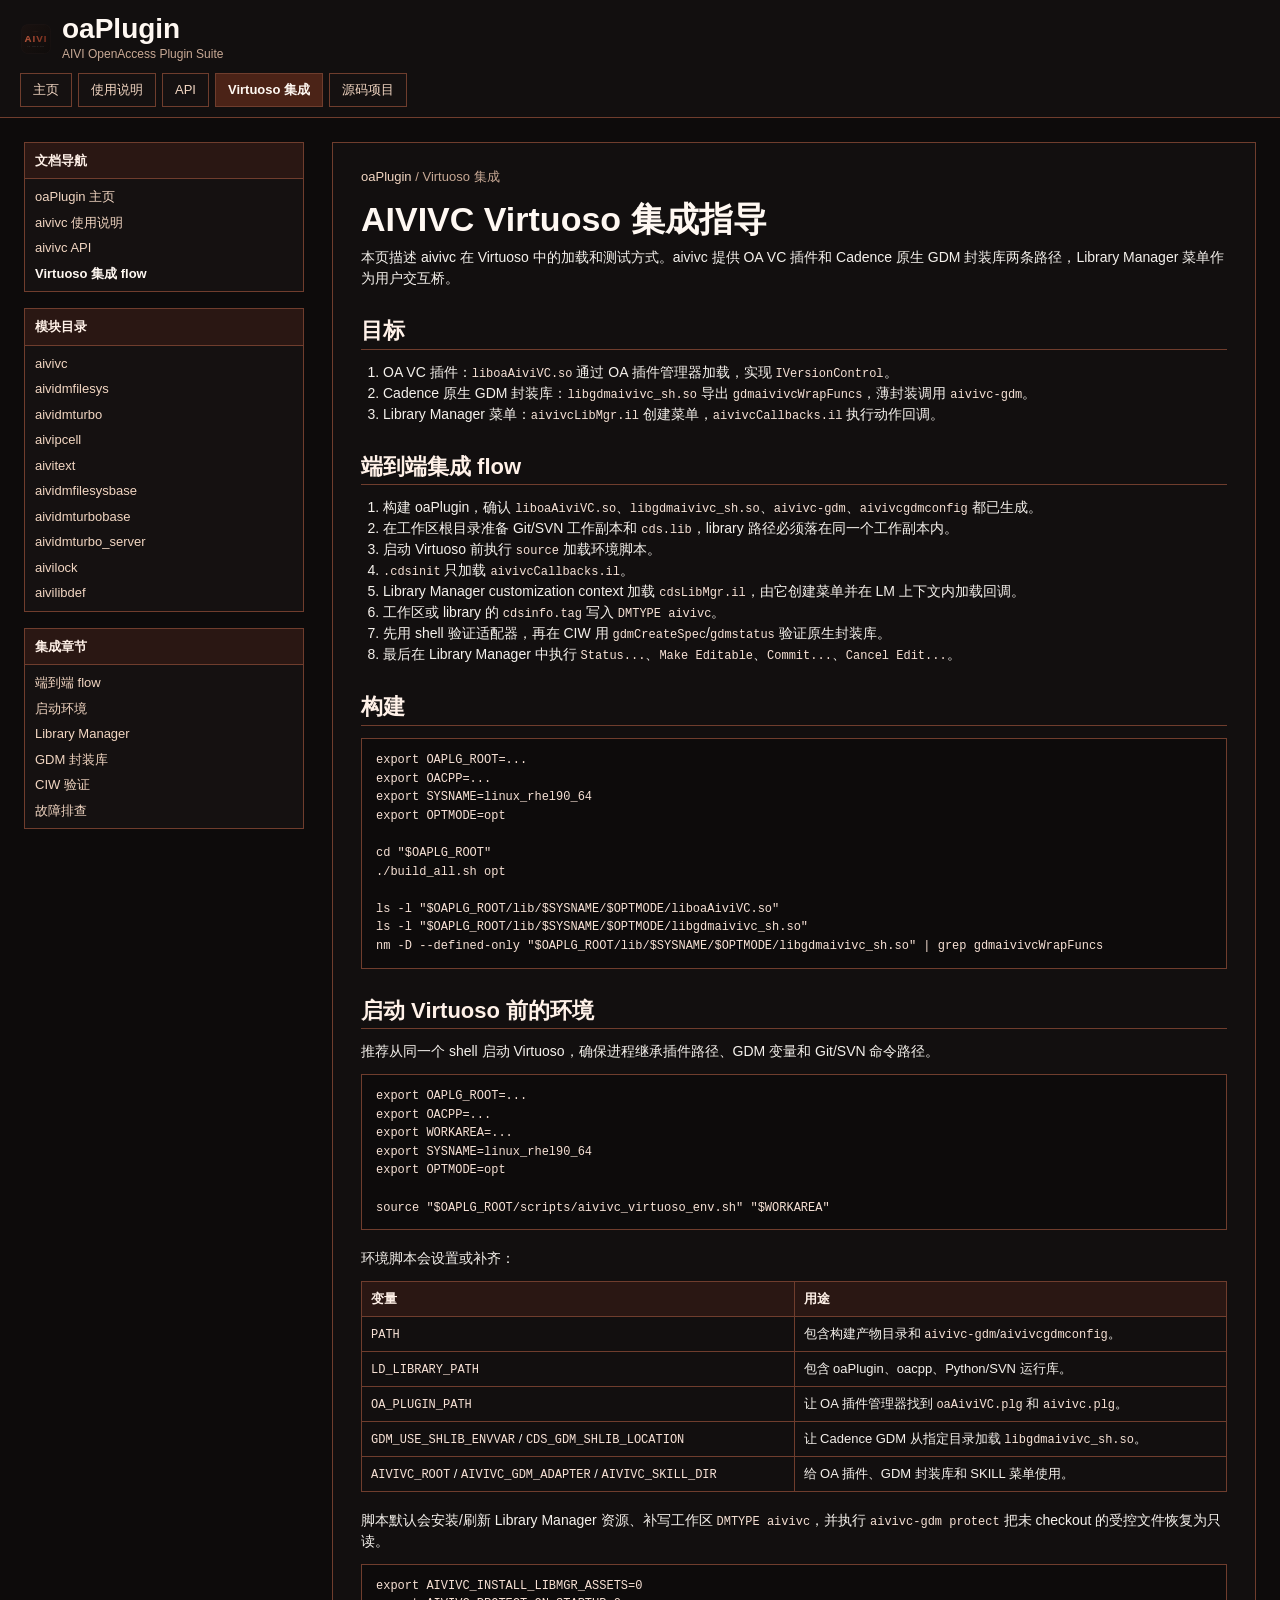
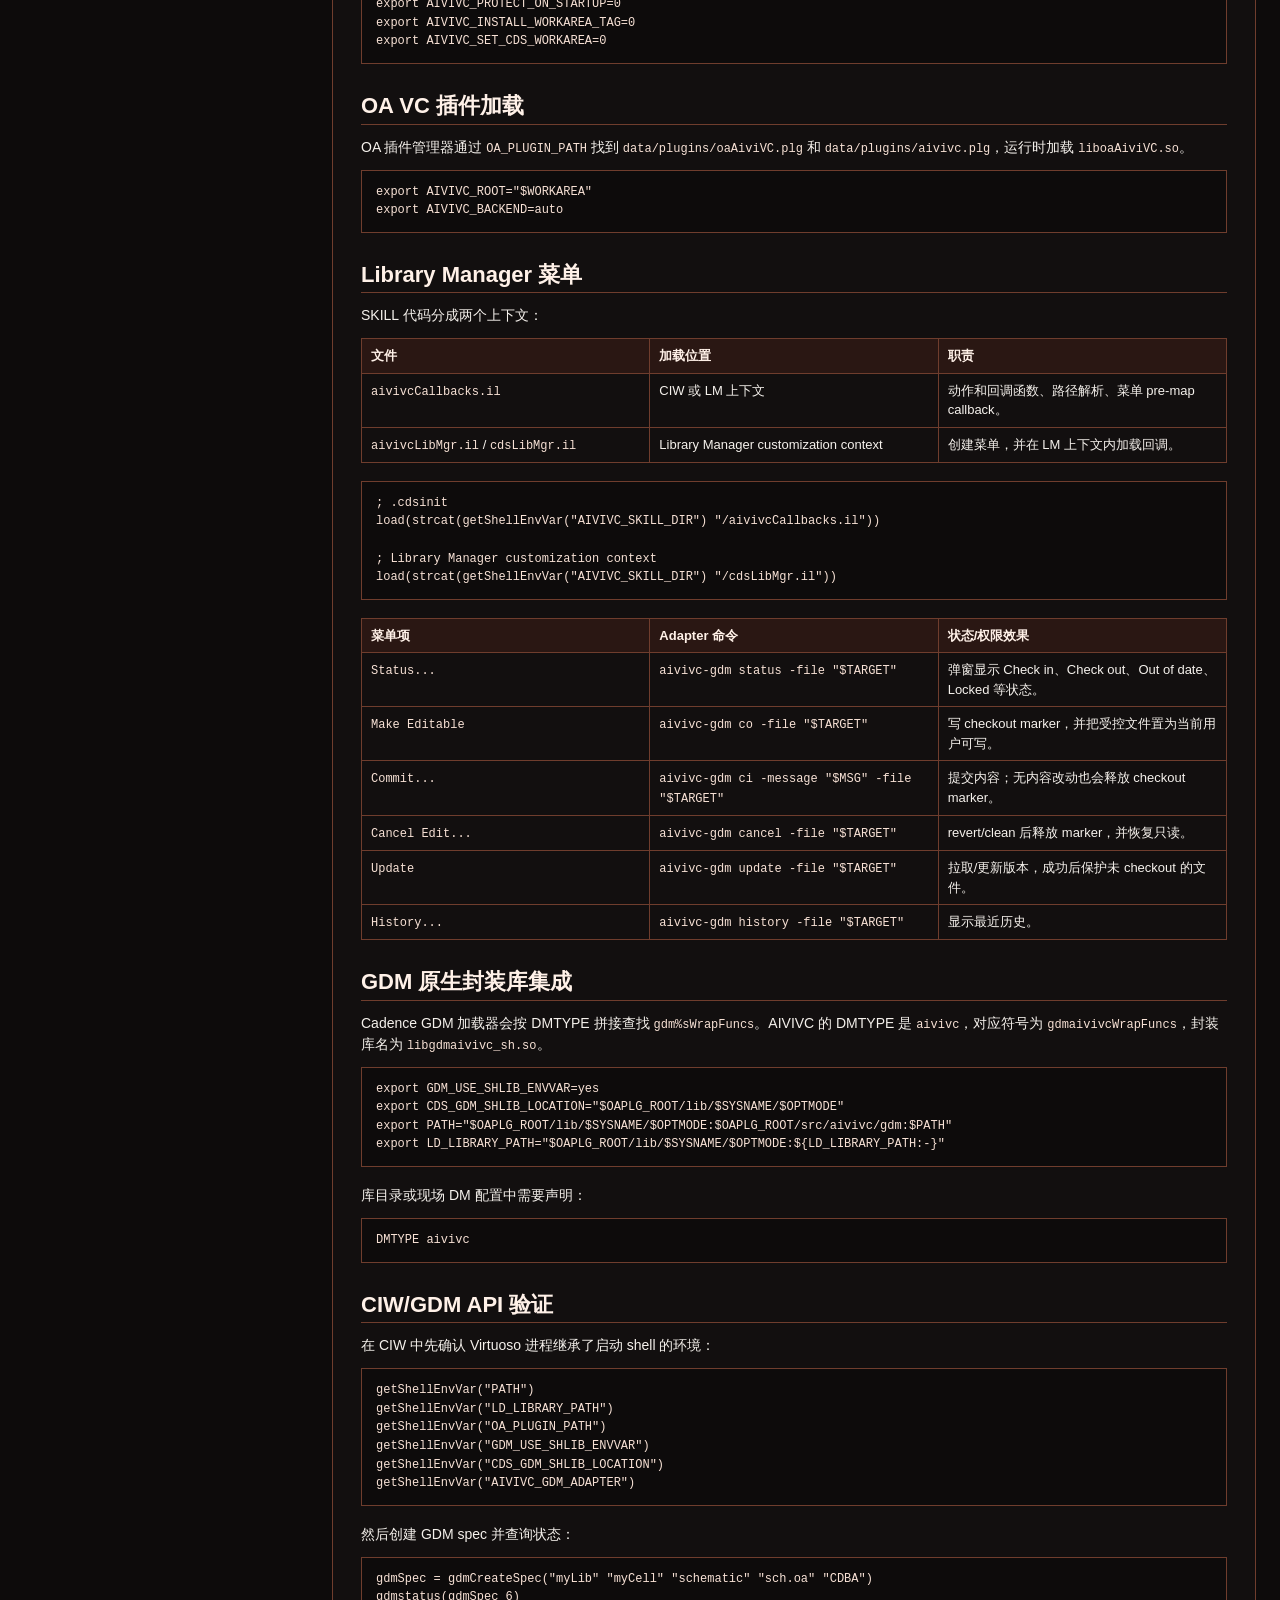
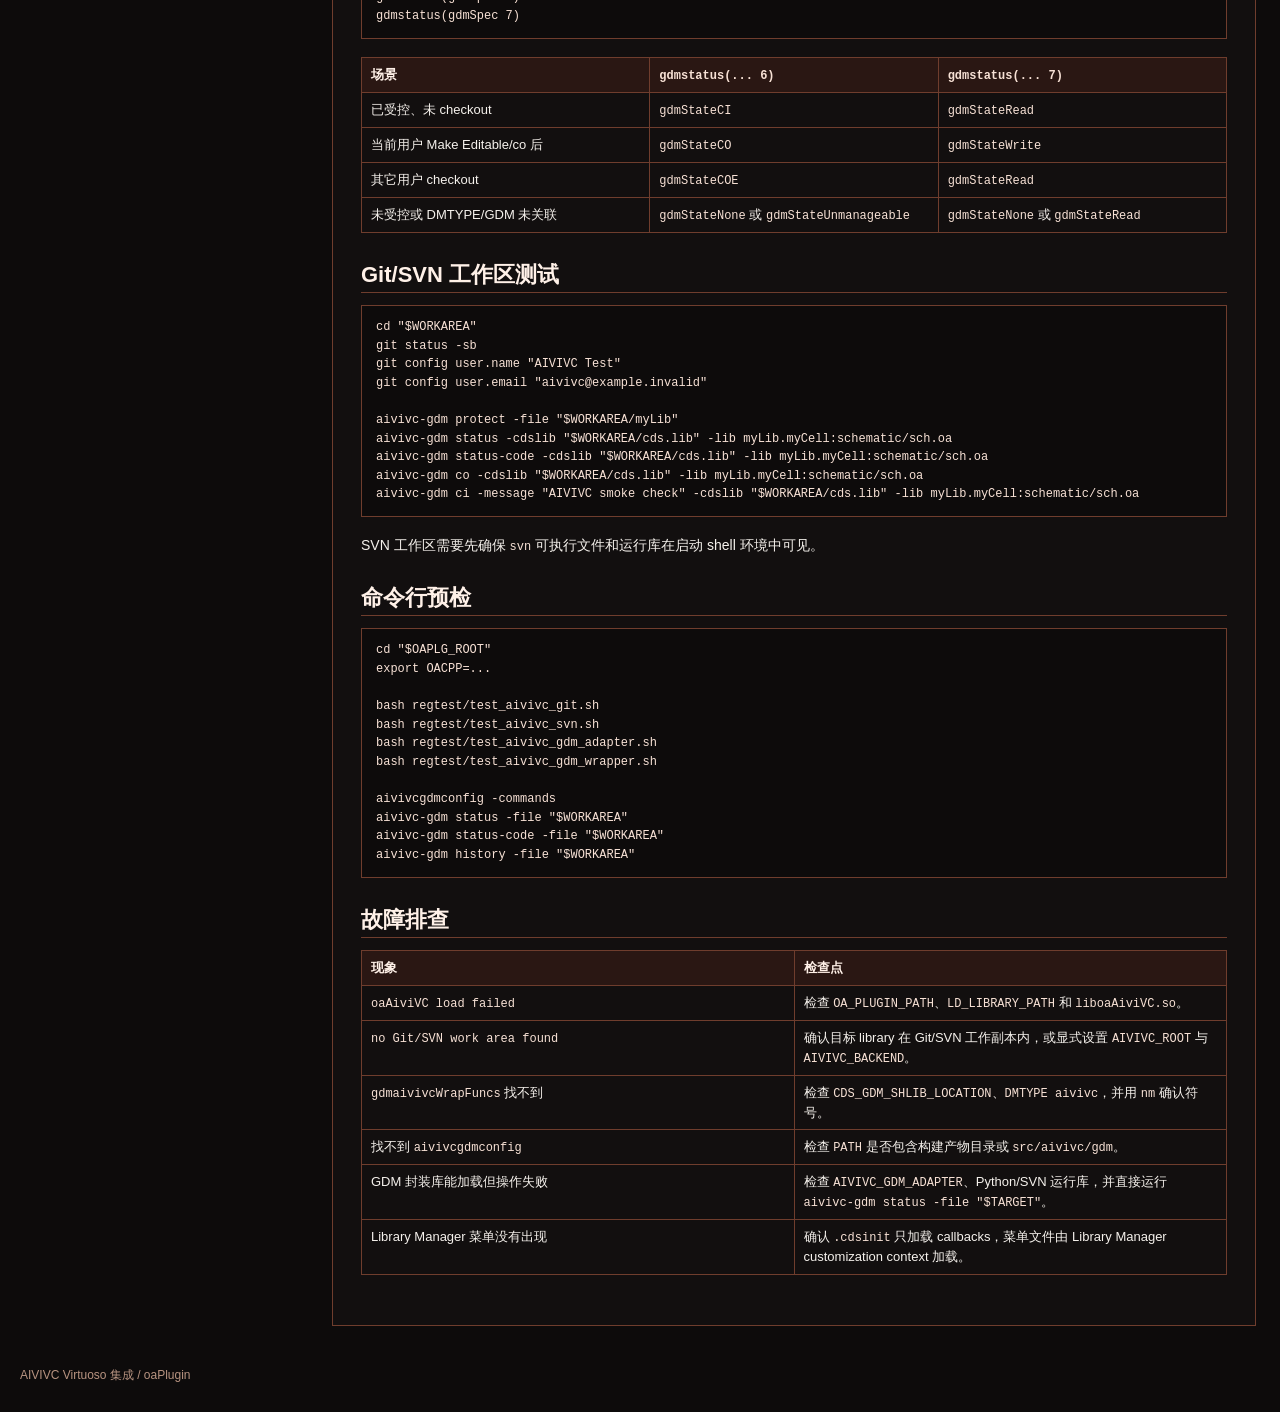
<file: integration.html>
<!doctype html>
<html lang="zh-CN">
<head>
  <meta charset="utf-8">
  <meta name="viewport" content="width=device-width, initial-scale=1">
  <title>AIVIVC Virtuoso 集成 | oaPlugin</title>
  <link rel="stylesheet" href="assets/styles.css">
</head>
<body>
  <header class="topbar">
    <div class="topbar-inner">
      <a class="brand" href="index.html">
        <img src="assets/aivi.svg" alt="AIVI oaPlugin">
        <span><strong>oaPlugin</strong><small>AIVI OpenAccess Plugin Suite</small></span>
      </a>
      <nav class="tabs" aria-label="主导航">
        <a class="tab" href="index.html">主页</a>
        <a class="tab" href="aivivc.html">使用说明</a>
        <a class="tab" href="api.html">API</a>
        <a class="tab active" href="integration.html" aria-current="page">Virtuoso 集成</a>
        <a class="tab" href="https://github.com/opencad-abu/oaPlugin" target="_blank" rel="noopener noreferrer">源码项目</a>
      </nav>
    </div>
  </header>

  <div class="layout">
    <aside class="sidebar">
      <div class="sidebar-panel">
        <div class="sidebar-title">文档导航</div>
        <div class="sidebar-body">
          <ul>
            <li><a href="index.html">oaPlugin 主页</a></li>
            <li><a href="aivivc.html">aivivc 使用说明</a></li>
            <li><a href="api.html">aivivc API</a></li>
            <li><a class="active-link" href="integration.html">Virtuoso 集成 flow</a></li>
          </ul>
        </div>
      </div>

      <div class="sidebar-panel">
        <div class="sidebar-title">模块目录</div>
        <div class="sidebar-body">
          <ul>
            <li><a href="aivivc.html">aivivc</a></li>
            <li><a href="aividmfilesys.html">aividmfilesys</a></li>
            <li><a href="aividmturbo.html">aividmturbo</a></li>
            <li><a href="aivipcell.html">aivipcell</a></li>
            <li><a href="aivitext.html">aivitext</a></li>
            <li><a href="aividmfilesysbase.html">aividmfilesysbase</a></li>
            <li><a href="aividmturbobase.html">aividmturbobase</a></li>
            <li><a href="aividmturbo_server.html">aividmturbo_server</a></li>
            <li><a href="aivilock.html">aivilock</a></li>
            <li><a href="aivilibdef.html">aivilibdef</a></li>
          </ul>
        </div>
      </div>

      <div class="sidebar-panel">
        <div class="sidebar-title">集成章节</div>
        <div class="sidebar-body">
          <ul>
            <li><a href="#flow">端到端 flow</a></li>
            <li><a href="#env">启动环境</a></li>
            <li><a href="#skill">Library Manager</a></li>
            <li><a href="#gdm">GDM 封装库</a></li>
            <li><a href="#verify">CIW 验证</a></li>
            <li><a href="#trouble">故障排查</a></li>
          </ul>
        </div>
      </div>
    </aside>

    <main class="content">
      <article class="doc">
        <div class="crumbs"><a href="index.html">oaPlugin</a> / Virtuoso 集成</div>
        <h1>AIVIVC Virtuoso 集成指导</h1>
        <p class="lead">
          本页描述 aivivc 在 Virtuoso 中的加载和测试方式。aivivc 提供 OA VC 插件和 Cadence 原生 GDM 封装库两条路径，Library Manager 菜单作为用户交互桥。
        </p>

        <h2>目标</h2>
        <ol>
          <li>OA VC 插件：<code>liboaAiviVC.so</code> 通过 OA 插件管理器加载，实现 <code>IVersionControl</code>。</li>
          <li>Cadence 原生 GDM 封装库：<code>libgdmaivivc_sh.so</code> 导出 <code>gdmaivivcWrapFuncs</code>，薄封装调用 <code>aivivc-gdm</code>。</li>
          <li>Library Manager 菜单：<code>aivivcLibMgr.il</code> 创建菜单，<code>aivivcCallbacks.il</code> 执行动作回调。</li>
        </ol>

        <h2 id="flow">端到端集成 flow</h2>
        <ol>
          <li>构建 oaPlugin，确认 <code>liboaAiviVC.so</code>、<code>libgdmaivivc_sh.so</code>、<code>aivivc-gdm</code>、<code>aivivcgdmconfig</code> 都已生成。</li>
          <li>在工作区根目录准备 Git/SVN 工作副本和 <code>cds.lib</code>，library 路径必须落在同一个工作副本内。</li>
          <li>启动 Virtuoso 前执行 <code>source</code> 加载环境脚本。</li>
          <li><code>.cdsinit</code> 只加载 <code>aivivcCallbacks.il</code>。</li>
          <li>Library Manager customization context 加载 <code>cdsLibMgr.il</code>，由它创建菜单并在 LM 上下文内加载回调。</li>
          <li>工作区或 library 的 <code>cdsinfo.tag</code> 写入 <code>DMTYPE aivivc</code>。</li>
          <li>先用 shell 验证适配器，再在 CIW 用 <code>gdmCreateSpec</code>/<code>gdmstatus</code> 验证原生封装库。</li>
          <li>最后在 Library Manager 中执行 <code>Status...</code>、<code>Make Editable</code>、<code>Commit...</code>、<code>Cancel Edit...</code>。</li>
        </ol>

        <h2>构建</h2>
        <pre><code>export OAPLG_ROOT=...
export OACPP=...
export SYSNAME=linux_rhel90_64
export OPTMODE=opt

cd "$OAPLG_ROOT"
./build_all.sh opt

ls -l "$OAPLG_ROOT/lib/$SYSNAME/$OPTMODE/liboaAiviVC.so"
ls -l "$OAPLG_ROOT/lib/$SYSNAME/$OPTMODE/libgdmaivivc_sh.so"
nm -D --defined-only "$OAPLG_ROOT/lib/$SYSNAME/$OPTMODE/libgdmaivivc_sh.so" | grep gdmaivivcWrapFuncs</code></pre>

        <h2 id="env">启动 Virtuoso 前的环境</h2>
        <p>推荐从同一个 shell 启动 Virtuoso，确保进程继承插件路径、GDM 变量和 Git/SVN 命令路径。</p>
        <pre><code>export OAPLG_ROOT=...
export OACPP=...
export WORKAREA=...
export SYSNAME=linux_rhel90_64
export OPTMODE=opt

source "$OAPLG_ROOT/scripts/aivivc_virtuoso_env.sh" "$WORKAREA"</code></pre>
        <p>环境脚本会设置或补齐：</p>
        <table>
          <thead>
            <tr><th>变量</th><th>用途</th></tr>
          </thead>
          <tbody>
            <tr><td><code>PATH</code></td><td>包含构建产物目录和 <code>aivivc-gdm</code>/<code>aivivcgdmconfig</code>。</td></tr>
            <tr><td><code>LD_LIBRARY_PATH</code></td><td>包含 oaPlugin、oacpp、Python/SVN 运行库。</td></tr>
            <tr><td><code>OA_PLUGIN_PATH</code></td><td>让 OA 插件管理器找到 <code>oaAiviVC.plg</code> 和 <code>aivivc.plg</code>。</td></tr>
            <tr><td><code>GDM_USE_SHLIB_ENVVAR</code> / <code>CDS_GDM_SHLIB_LOCATION</code></td><td>让 Cadence GDM 从指定目录加载 <code>libgdmaivivc_sh.so</code>。</td></tr>
            <tr><td><code>AIVIVC_ROOT</code> / <code>AIVIVC_GDM_ADAPTER</code> / <code>AIVIVC_SKILL_DIR</code></td><td>给 OA 插件、GDM 封装库和 SKILL 菜单使用。</td></tr>
          </tbody>
        </table>
        <p>脚本默认会安装/刷新 Library Manager 资源、补写工作区 <code>DMTYPE aivivc</code>，并执行 <code>aivivc-gdm protect</code> 把未 checkout 的受控文件恢复为只读。</p>

        <pre><code>export AIVIVC_INSTALL_LIBMGR_ASSETS=0
export AIVIVC_PROTECT_ON_STARTUP=0
export AIVIVC_INSTALL_WORKAREA_TAG=0
export AIVIVC_SET_CDS_WORKAREA=0</code></pre>

        <h2>OA VC 插件加载</h2>
        <p>OA 插件管理器通过 <code>OA_PLUGIN_PATH</code> 找到 <code>data/plugins/oaAiviVC.plg</code> 和 <code>data/plugins/aivivc.plg</code>，运行时加载 <code>liboaAiviVC.so</code>。</p>
        <pre><code>export AIVIVC_ROOT="$WORKAREA"
export AIVIVC_BACKEND=auto</code></pre>

        <h2 id="skill">Library Manager 菜单</h2>
        <p>SKILL 代码分成两个上下文：</p>
        <table>
          <thead>
            <tr><th>文件</th><th>加载位置</th><th>职责</th></tr>
          </thead>
          <tbody>
            <tr><td><code>aivivcCallbacks.il</code></td><td>CIW 或 LM 上下文</td><td>动作和回调函数、路径解析、菜单 pre-map callback。</td></tr>
            <tr><td><code>aivivcLibMgr.il</code> / <code>cdsLibMgr.il</code></td><td>Library Manager customization context</td><td>创建菜单，并在 LM 上下文内加载回调。</td></tr>
          </tbody>
        </table>
        <pre><code>; .cdsinit
load(strcat(getShellEnvVar("AIVIVC_SKILL_DIR") "/aivivcCallbacks.il"))

; Library Manager customization context
load(strcat(getShellEnvVar("AIVIVC_SKILL_DIR") "/cdsLibMgr.il"))</code></pre>
        <table>
          <thead>
            <tr><th>菜单项</th><th>Adapter 命令</th><th>状态/权限效果</th></tr>
          </thead>
          <tbody>
            <tr><td><code>Status...</code></td><td><code>aivivc-gdm status -file "$TARGET"</code></td><td>弹窗显示 Check in、Check out、Out of date、Locked 等状态。</td></tr>
            <tr><td><code>Make Editable</code></td><td><code>aivivc-gdm co -file "$TARGET"</code></td><td>写 checkout marker，并把受控文件置为当前用户可写。</td></tr>
            <tr><td><code>Commit...</code></td><td><code>aivivc-gdm ci -message "$MSG" -file "$TARGET"</code></td><td>提交内容；无内容改动也会释放 checkout marker。</td></tr>
            <tr><td><code>Cancel Edit...</code></td><td><code>aivivc-gdm cancel -file "$TARGET"</code></td><td>revert/clean 后释放 marker，并恢复只读。</td></tr>
            <tr><td><code>Update</code></td><td><code>aivivc-gdm update -file "$TARGET"</code></td><td>拉取/更新版本，成功后保护未 checkout 的文件。</td></tr>
            <tr><td><code>History...</code></td><td><code>aivivc-gdm history -file "$TARGET"</code></td><td>显示最近历史。</td></tr>
          </tbody>
        </table>

        <h2 id="gdm">GDM 原生封装库集成</h2>
        <p>Cadence GDM 加载器会按 DMTYPE 拼接查找 <code>gdm%sWrapFuncs</code>。AIVIVC 的 DMTYPE 是 <code>aivivc</code>，对应符号为 <code>gdmaivivcWrapFuncs</code>，封装库名为 <code>libgdmaivivc_sh.so</code>。</p>
        <pre><code>export GDM_USE_SHLIB_ENVVAR=yes
export CDS_GDM_SHLIB_LOCATION="$OAPLG_ROOT/lib/$SYSNAME/$OPTMODE"
export PATH="$OAPLG_ROOT/lib/$SYSNAME/$OPTMODE:$OAPLG_ROOT/src/aivivc/gdm:$PATH"
export LD_LIBRARY_PATH="$OAPLG_ROOT/lib/$SYSNAME/$OPTMODE:${LD_LIBRARY_PATH:-}"</code></pre>
        <p>库目录或现场 DM 配置中需要声明：</p>
        <pre><code>DMTYPE aivivc</code></pre>

        <h2 id="verify">CIW/GDM API 验证</h2>
        <p>在 CIW 中先确认 Virtuoso 进程继承了启动 shell 的环境：</p>
        <pre><code>getShellEnvVar("PATH")
getShellEnvVar("LD_LIBRARY_PATH")
getShellEnvVar("OA_PLUGIN_PATH")
getShellEnvVar("GDM_USE_SHLIB_ENVVAR")
getShellEnvVar("CDS_GDM_SHLIB_LOCATION")
getShellEnvVar("AIVIVC_GDM_ADAPTER")</code></pre>
        <p>然后创建 GDM spec 并查询状态：</p>
        <pre><code>gdmSpec = gdmCreateSpec("myLib" "myCell" "schematic" "sch.oa" "CDBA")
gdmstatus(gdmSpec 6)
gdmstatus(gdmSpec 7)</code></pre>
        <table>
          <thead>
            <tr><th>场景</th><th><code>gdmstatus(... 6)</code></th><th><code>gdmstatus(... 7)</code></th></tr>
          </thead>
          <tbody>
            <tr><td>已受控、未 checkout</td><td><code>gdmStateCI</code></td><td><code>gdmStateRead</code></td></tr>
            <tr><td>当前用户 Make Editable/co 后</td><td><code>gdmStateCO</code></td><td><code>gdmStateWrite</code></td></tr>
            <tr><td>其它用户 checkout</td><td><code>gdmStateCOE</code></td><td><code>gdmStateRead</code></td></tr>
            <tr><td>未受控或 DMTYPE/GDM 未关联</td><td><code>gdmStateNone</code> 或 <code>gdmStateUnmanageable</code></td><td><code>gdmStateNone</code> 或 <code>gdmStateRead</code></td></tr>
          </tbody>
        </table>

        <h2>Git/SVN 工作区测试</h2>
        <pre><code>cd "$WORKAREA"
git status -sb
git config user.name "AIVIVC Test"
git config user.email "aivivc@example.invalid"

aivivc-gdm protect -file "$WORKAREA/myLib"
aivivc-gdm status -cdslib "$WORKAREA/cds.lib" -lib myLib.myCell:schematic/sch.oa
aivivc-gdm status-code -cdslib "$WORKAREA/cds.lib" -lib myLib.myCell:schematic/sch.oa
aivivc-gdm co -cdslib "$WORKAREA/cds.lib" -lib myLib.myCell:schematic/sch.oa
aivivc-gdm ci -message "AIVIVC smoke check" -cdslib "$WORKAREA/cds.lib" -lib myLib.myCell:schematic/sch.oa</code></pre>
        <p>SVN 工作区需要先确保 <code>svn</code> 可执行文件和运行库在启动 shell 环境中可见。</p>

        <h2>命令行预检</h2>
        <pre><code>cd "$OAPLG_ROOT"
export OACPP=...

bash regtest/test_aivivc_git.sh
bash regtest/test_aivivc_svn.sh
bash regtest/test_aivivc_gdm_adapter.sh
bash regtest/test_aivivc_gdm_wrapper.sh

aivivcgdmconfig -commands
aivivc-gdm status -file "$WORKAREA"
aivivc-gdm status-code -file "$WORKAREA"
aivivc-gdm history -file "$WORKAREA"</code></pre>

        <h2 id="trouble">故障排查</h2>
        <table>
          <thead>
            <tr><th>现象</th><th>检查点</th></tr>
          </thead>
          <tbody>
            <tr><td><code>oaAiviVC load failed</code></td><td>检查 <code>OA_PLUGIN_PATH</code>、<code>LD_LIBRARY_PATH</code> 和 <code>liboaAiviVC.so</code>。</td></tr>
            <tr><td><code>no Git/SVN work area found</code></td><td>确认目标 library 在 Git/SVN 工作副本内，或显式设置 <code>AIVIVC_ROOT</code> 与 <code>AIVIVC_BACKEND</code>。</td></tr>
            <tr><td><code>gdmaivivcWrapFuncs</code> 找不到</td><td>检查 <code>CDS_GDM_SHLIB_LOCATION</code>、<code>DMTYPE aivivc</code>，并用 <code>nm</code> 确认符号。</td></tr>
            <tr><td>找不到 <code>aivivcgdmconfig</code></td><td>检查 <code>PATH</code> 是否包含构建产物目录或 <code>src/aivivc/gdm</code>。</td></tr>
            <tr><td>GDM 封装库能加载但操作失败</td><td>检查 <code>AIVIVC_GDM_ADAPTER</code>、Python/SVN 运行库，并直接运行 <code>aivivc-gdm status -file "$TARGET"</code>。</td></tr>
            <tr><td>Library Manager 菜单没有出现</td><td>确认 <code>.cdsinit</code> 只加载 callbacks，菜单文件由 Library Manager customization context 加载。</td></tr>
          </tbody>
        </table>
      </article>
    </main>
  </div>

  <footer class="footer">AIVIVC Virtuoso 集成 / oaPlugin</footer>
</body>
</html>
</file>
<file: assets/styles.css>
:root {
  color-scheme: dark;
  --bg: #0d0b0b;
  --topbar: #120f0f;
  --panel: #151111;
  --panel-head: #2a1713;
  --active: #4b2317;
  --active-hover: #5b2a1d;
  --line: #6f3d2d;
  --line-soft: #4b2a21;
  --text: #f5f1ec;
  --title: #fff8f2;
  --heading: #fff1e8;
  --link: #f2d6c2;
  --muted: #c8a995;
  --dim: #b89481;
  --red: #d33a2c;
  --brown: #9b5b34;
  font-family: Arial, Helvetica, "Source Han Sans SC", "Noto Sans CJK SC", "Microsoft YaHei", sans-serif;
}

* {
  box-sizing: border-box;
}

html {
  background: var(--bg);
}

body {
  margin: 0;
  background: var(--bg);
  color: var(--text);
  line-height: 1.5;
}

a {
  color: var(--link);
  text-decoration: none;
}

a:hover {
  color: #fff4ea;
  text-decoration: underline;
}

.topbar {
  border-bottom: 1px solid var(--line);
  background: var(--topbar);
}

.topbar-inner {
  max-width: 1440px;
  margin: 0 auto;
  padding: 14px 20px 10px;
}

.brand {
  display: inline-flex;
  align-items: center;
  gap: 10px;
  margin: 0 0 10px;
  color: var(--title);
  font-weight: 700;
}

.brand:hover {
  text-decoration: none;
}

.brand img {
  width: 32px;
  height: 32px;
}

.brand strong {
  display: block;
  font-size: 28px;
  line-height: 1.05;
}

.brand small {
  display: block;
  margin-top: 2px;
  color: var(--muted);
  font-size: 12px;
  font-weight: 400;
}

.tabs {
  display: flex;
  flex-wrap: wrap;
  gap: 6px;
}

.module-tabs {
  margin-top: 0;
}

.module-tabs .tab {
  padding: 5px 10px;
  font-size: 12px;
}

.tab {
  display: inline-block;
  padding: 6px 12px;
  border: 1px solid var(--line);
  background: var(--panel);
  color: var(--link);
  font-size: 13px;
}

.tab.active {
  background: var(--active);
  color: var(--title);
  font-weight: 700;
}

.layout {
  max-width: 1440px;
  margin: 0 auto;
  display: grid;
  grid-template-columns: 280px minmax(0, 1fr);
  gap: 28px;
  padding: 24px 24px 40px;
}

.sidebar {
  font-size: 13px;
}

.sidebar-panel {
  border: 1px solid var(--line);
  margin-bottom: 16px;
  background: var(--panel);
}

.sidebar-title {
  padding: 8px 10px;
  border-bottom: 1px solid var(--line);
  background: var(--panel-head);
  color: var(--heading);
  font-weight: 700;
}

.sidebar-body {
  padding: 8px 10px;
}

.sidebar-body ul {
  margin: 0;
  padding: 0;
  list-style: none;
}

.sidebar-body li + li {
  margin-top: 6px;
}

.active-link {
  color: var(--title);
  font-weight: 700;
}

.badge-list {
  display: flex;
  flex-wrap: wrap;
  gap: 6px;
  margin: 0;
}

.badge {
  display: inline-block;
  border: 1px solid #8a4a36;
  background: var(--panel-head);
  color: var(--link);
  padding: 2px 6px;
  font-size: 12px;
}

.content {
  min-width: 0;
}

.doc {
  min-width: 0;
  border: 1px solid var(--line);
  background: var(--topbar);
  padding: 24px 28px 32px;
}

.crumbs {
  margin-bottom: 14px;
  color: var(--muted);
  font-size: 13px;
}

.doc h1 {
  margin: 0 0 8px;
  color: var(--title);
  font-size: 34px;
  line-height: 1.15;
}

.doc h2 {
  margin: 28px 0 12px;
  padding-bottom: 4px;
  border-bottom: 1px solid var(--line);
  color: var(--heading);
  font-size: 22px;
  line-height: 1.25;
}

.doc h3 {
  margin: 20px 0 8px;
  color: #f7e1d5;
  font-size: 17px;
  line-height: 1.3;
}

.doc p,
.doc li {
  color: var(--text);
  font-size: 14px;
}

.doc p {
  margin: 0 0 12px;
}

.doc ul,
.doc ol {
  margin: 8px 0 18px;
  padding-left: 22px;
}

.lead {
  max-width: 920px;
  color: var(--text);
  font-size: 15px;
}

.meta {
  border: 1px solid var(--line);
  background: var(--panel);
  padding: 10px 12px;
  margin: 16px 0 20px;
  color: var(--muted);
  font-size: 13px;
}

.meta div + div {
  margin-top: 4px;
}

.summary-grid {
  display: grid;
  grid-template-columns: repeat(3, minmax(0, 1fr));
  gap: 14px;
  margin: 12px 0 18px;
}

.summary-card {
  min-width: 0;
  border: 1px solid var(--line);
  background: var(--panel);
  padding: 14px 16px;
}

.summary-card.link-card:hover {
  background: #1b1210;
  border-color: #8a4a36;
  text-decoration: none;
}

.summary-card h3 {
  margin-top: 0;
}

.summary-card p {
  margin-bottom: 0;
  color: var(--muted);
}

.summary-card .badge-list {
  margin: 6px 0 10px;
}

.status-dot {
  display: inline-flex;
  align-items: center;
  gap: 7px;
  color: var(--link);
  font-size: 12px;
  font-weight: 700;
}

.status-dot::before {
  content: "";
  width: 8px;
  height: 8px;
  background: var(--red);
  border-radius: 50%;
}

pre,
code {
  font-family: "SFMono-Regular", Consolas, "Liberation Mono", Menlo, monospace;
}

.doc code {
  color: #f7e1d5;
  font-size: 12px;
  overflow-wrap: anywhere;
  word-break: break-word;
}

.doc pre {
  margin: 12px 0 18px;
  overflow-x: auto;
  border: 1px solid var(--line);
  background: var(--bg);
  padding: 12px 14px;
}

.doc pre code {
  display: block;
  color: #f7e1d5;
  line-height: 1.55;
  white-space: pre;
}

.doc table {
  width: 100%;
  table-layout: fixed;
  border-collapse: collapse;
  margin: 12px 0 18px;
  font-size: 13px;
}

.doc th,
.doc td {
  border: 1px solid var(--line);
  padding: 7px 9px;
  text-align: left;
  vertical-align: top;
  overflow-wrap: anywhere;
  word-break: break-word;
}

.doc th {
  background: var(--panel-head);
  color: var(--heading);
}

.doc td {
  color: var(--text);
}

.note {
  margin: 14px 0 18px;
  padding: 8px 12px;
  border-left: 4px solid #8a4a36;
  background: var(--panel);
  color: var(--link);
}

.footer {
  max-width: 1440px;
  margin: 0 auto;
  padding: 0 20px 28px;
  color: var(--dim);
  font-size: 12px;
}

@media (max-width: 960px) {
  .layout {
    grid-template-columns: 1fr;
  }

  .summary-grid {
    grid-template-columns: 1fr;
  }
}

@media (max-width: 620px) {
  .topbar-inner {
    padding-left: 14px;
    padding-right: 14px;
  }

  .layout {
    padding: 16px 14px 30px;
    gap: 16px;
  }

  .doc {
    padding: 18px 16px 24px;
  }

  .doc h1 {
    font-size: 30px;
  }

}
</file>
